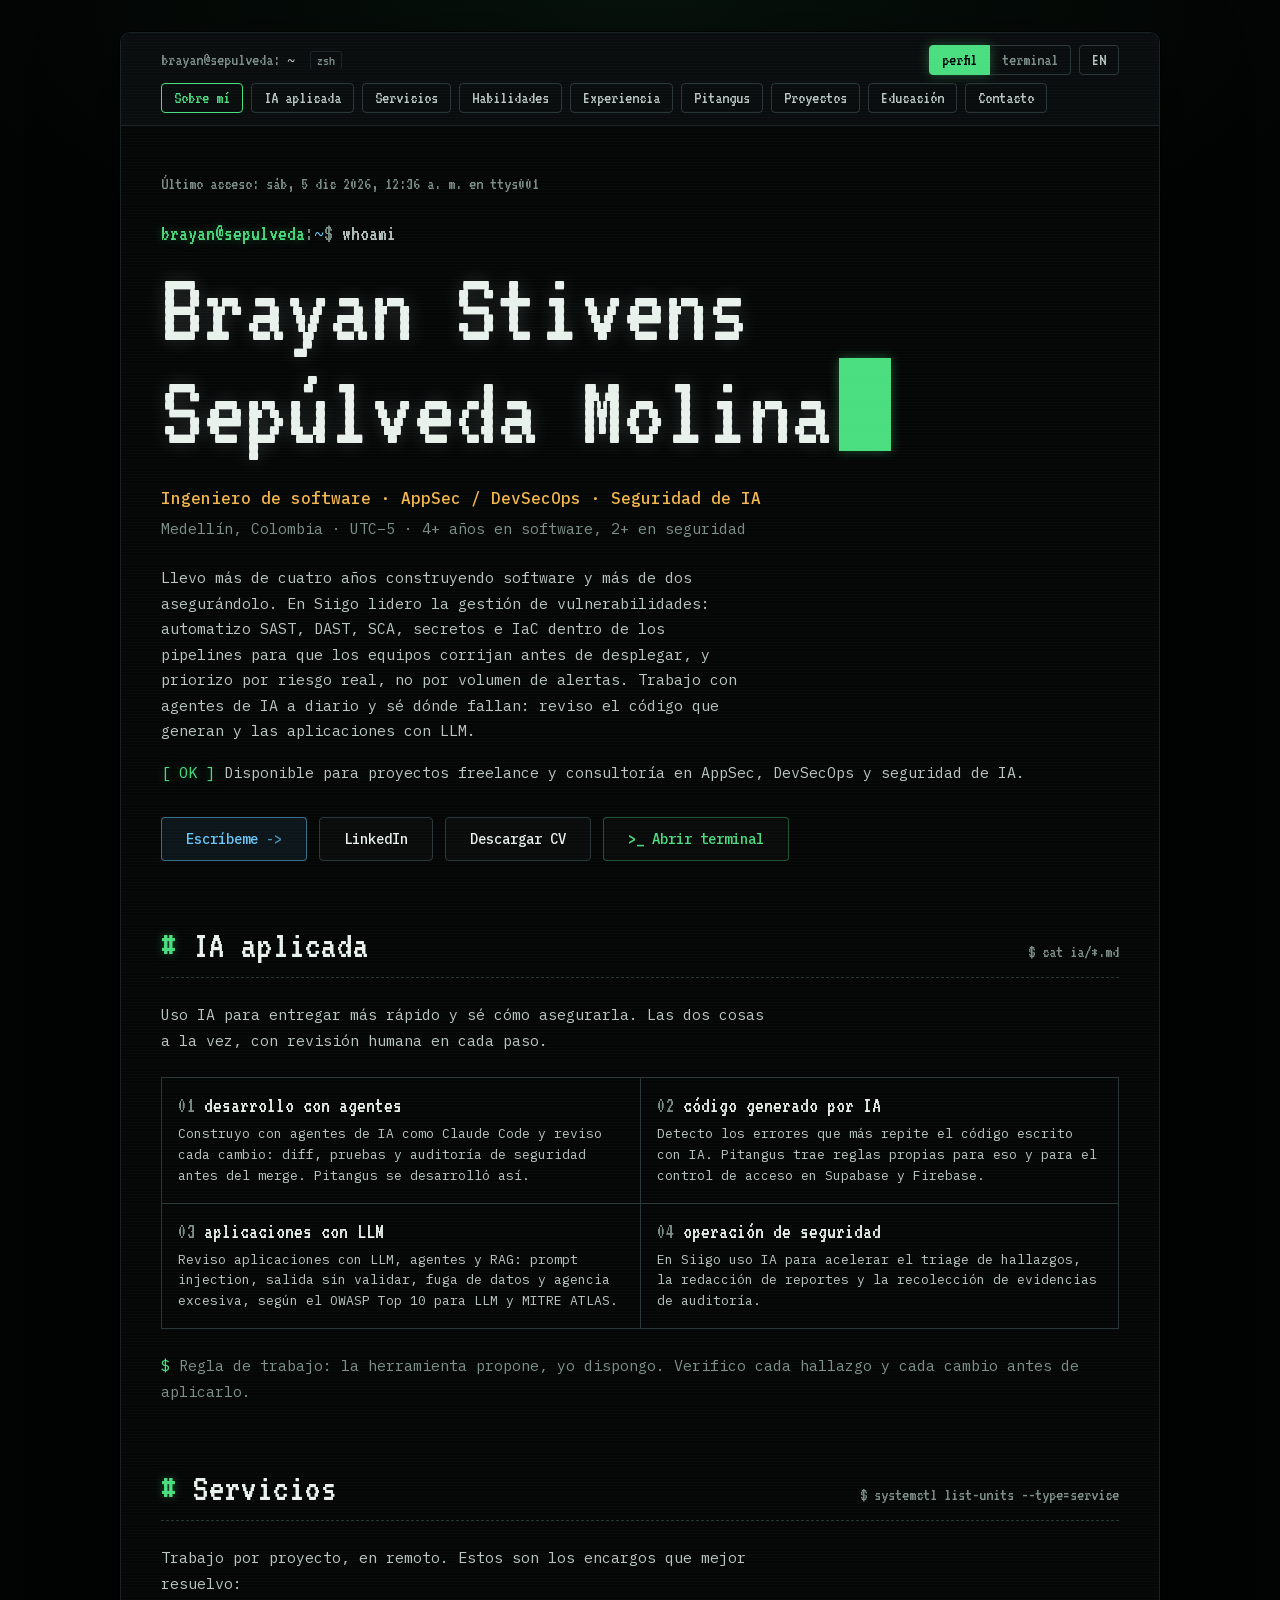
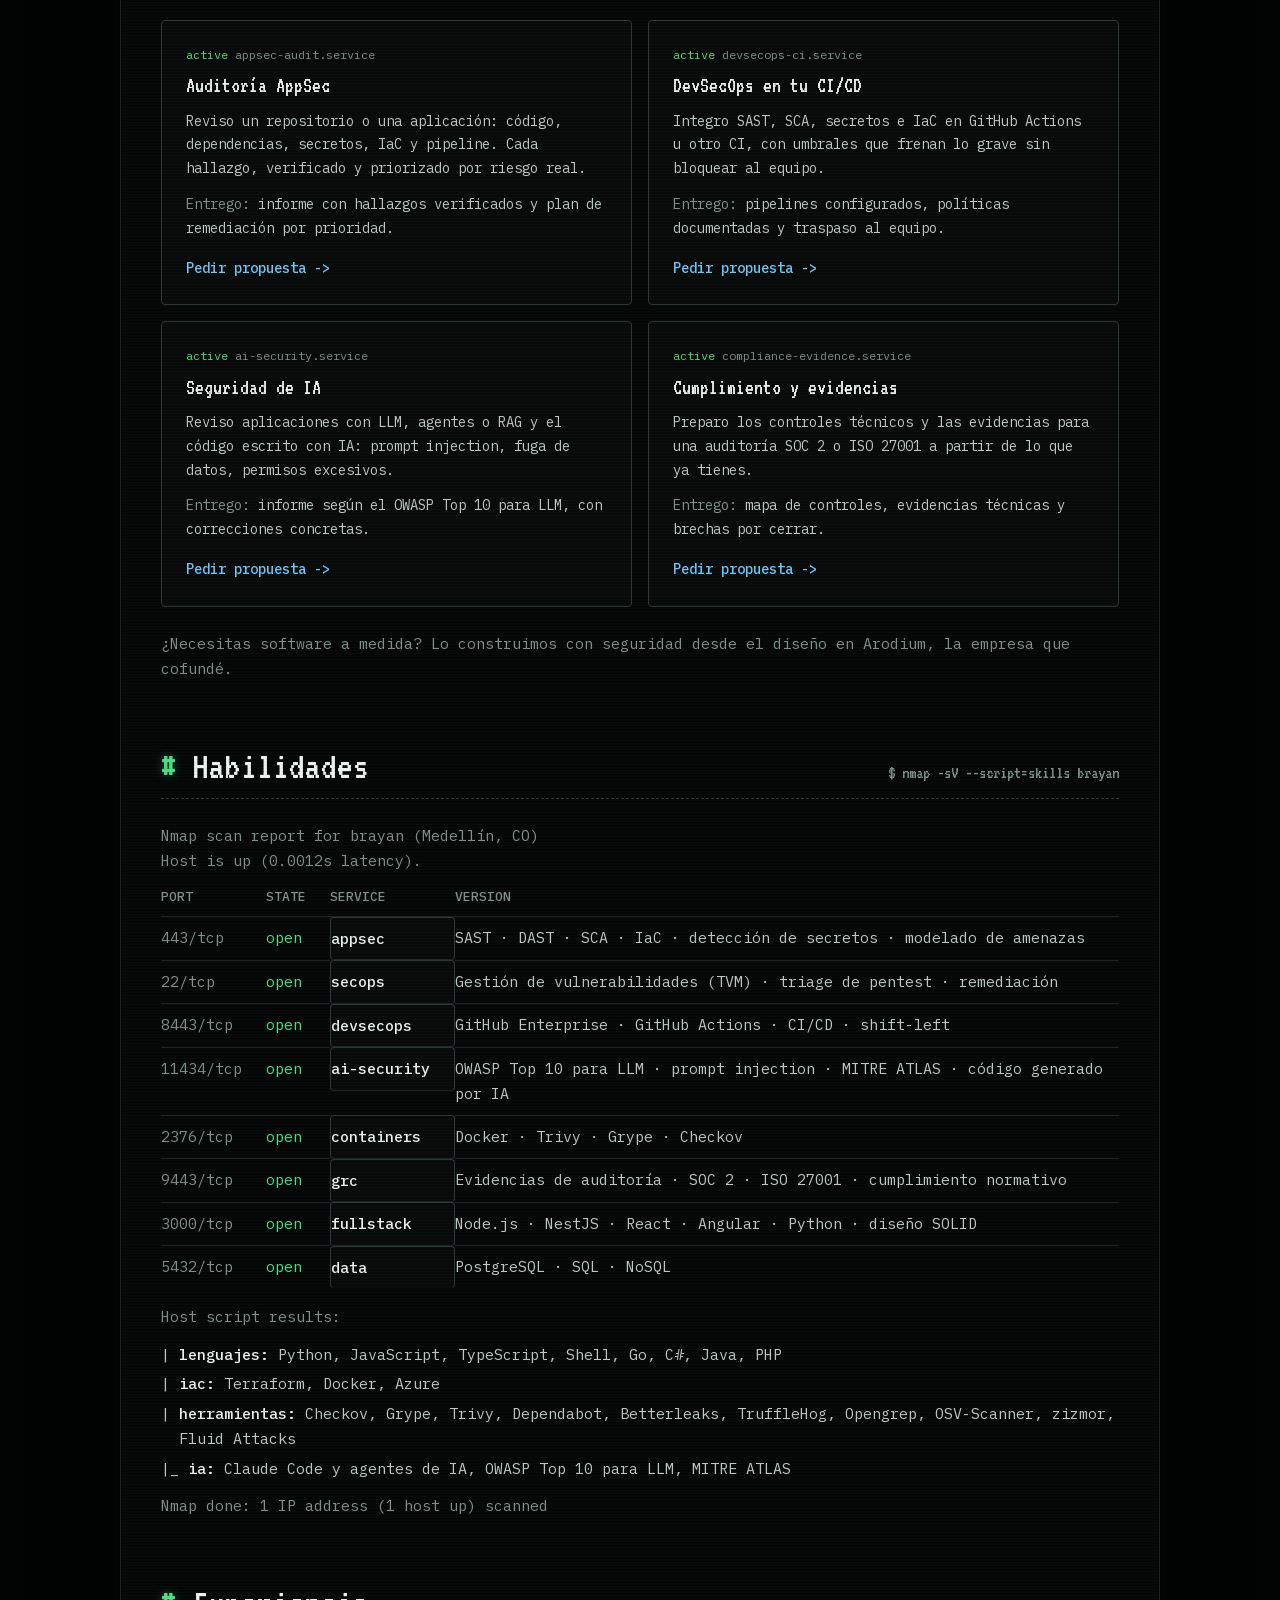
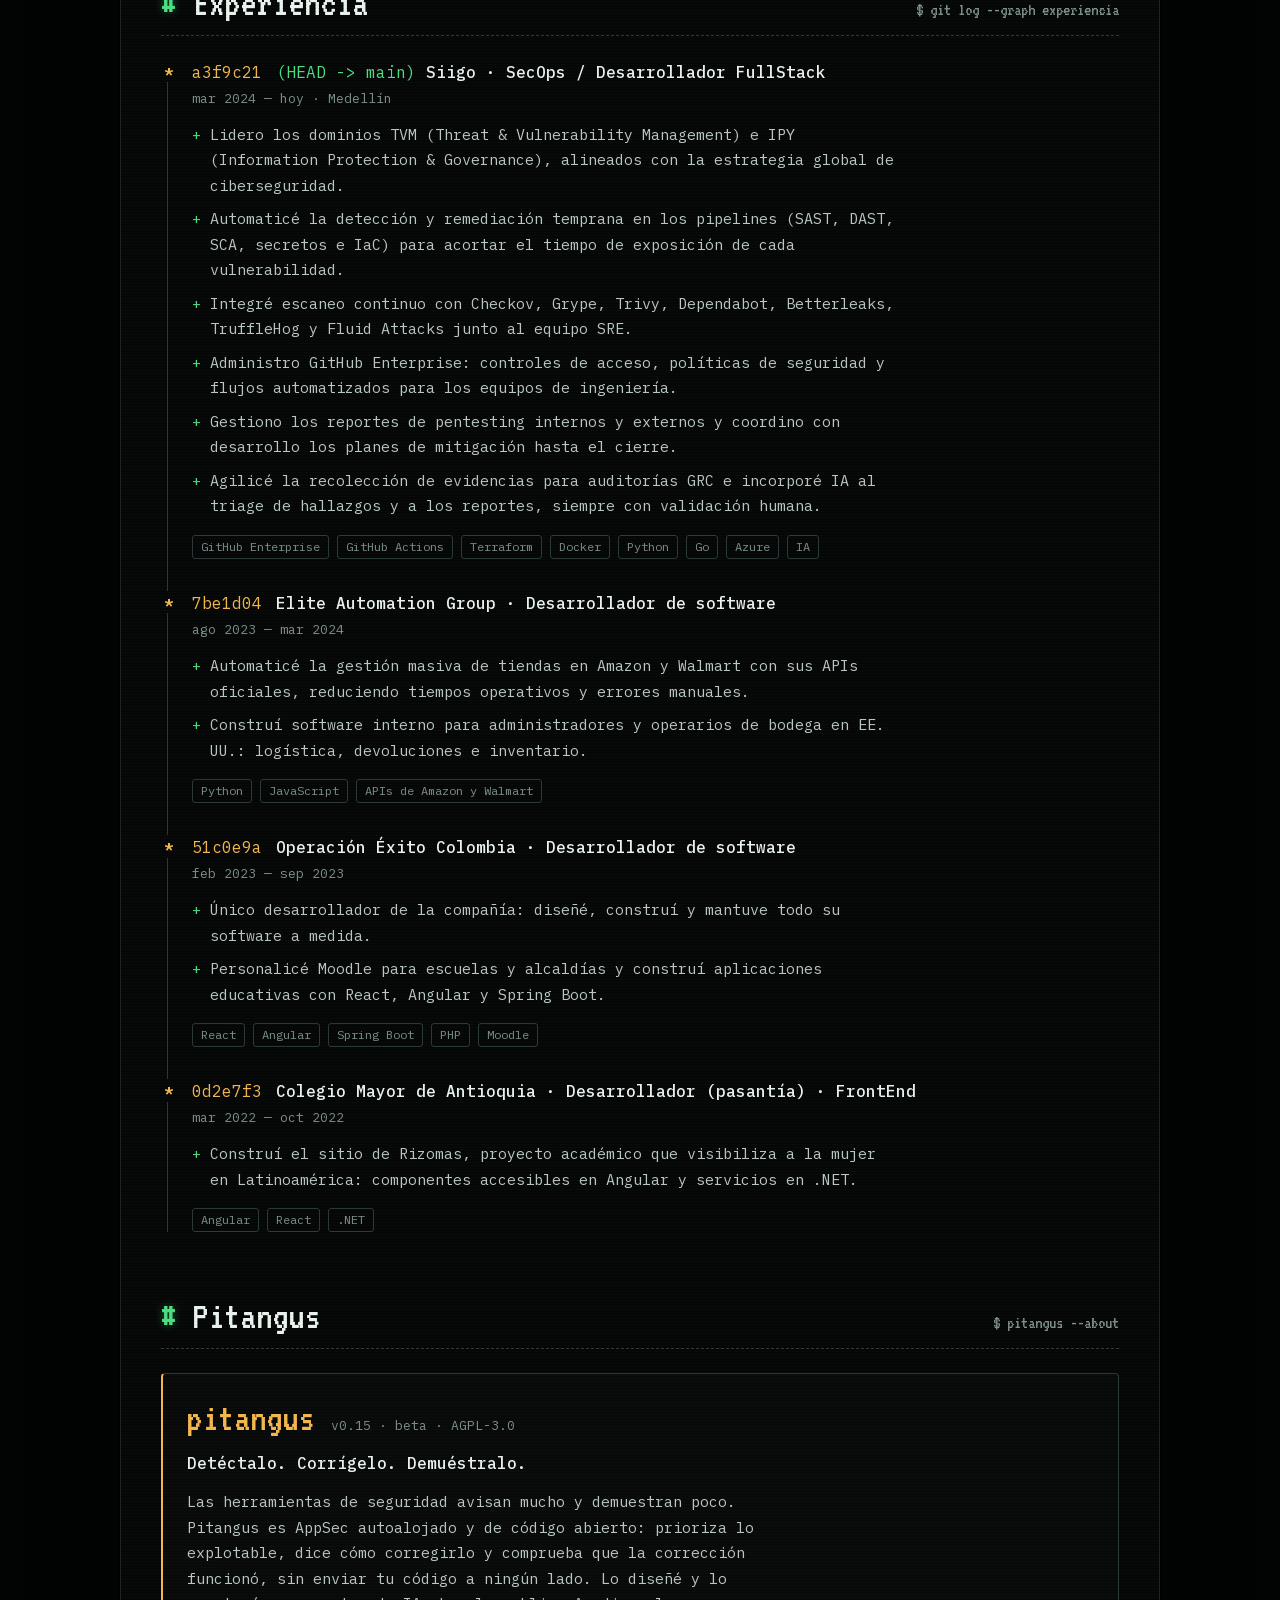
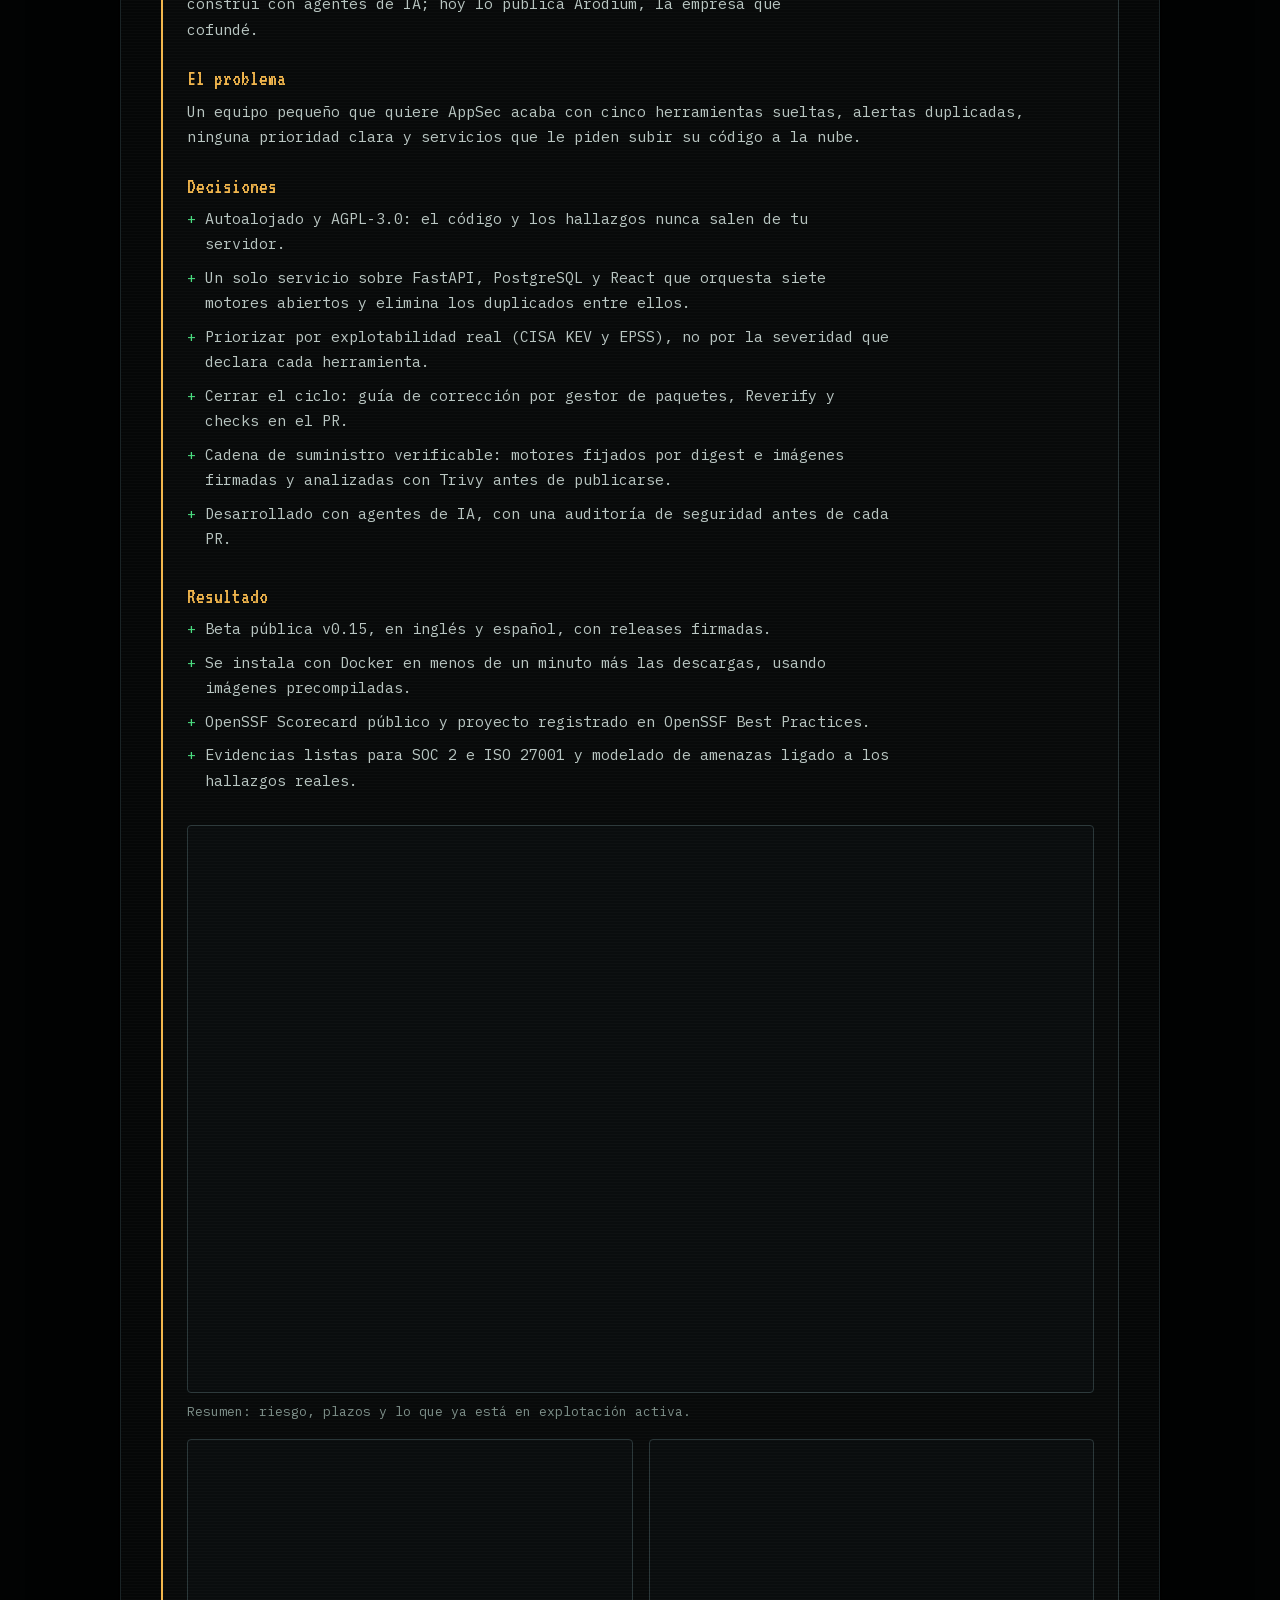
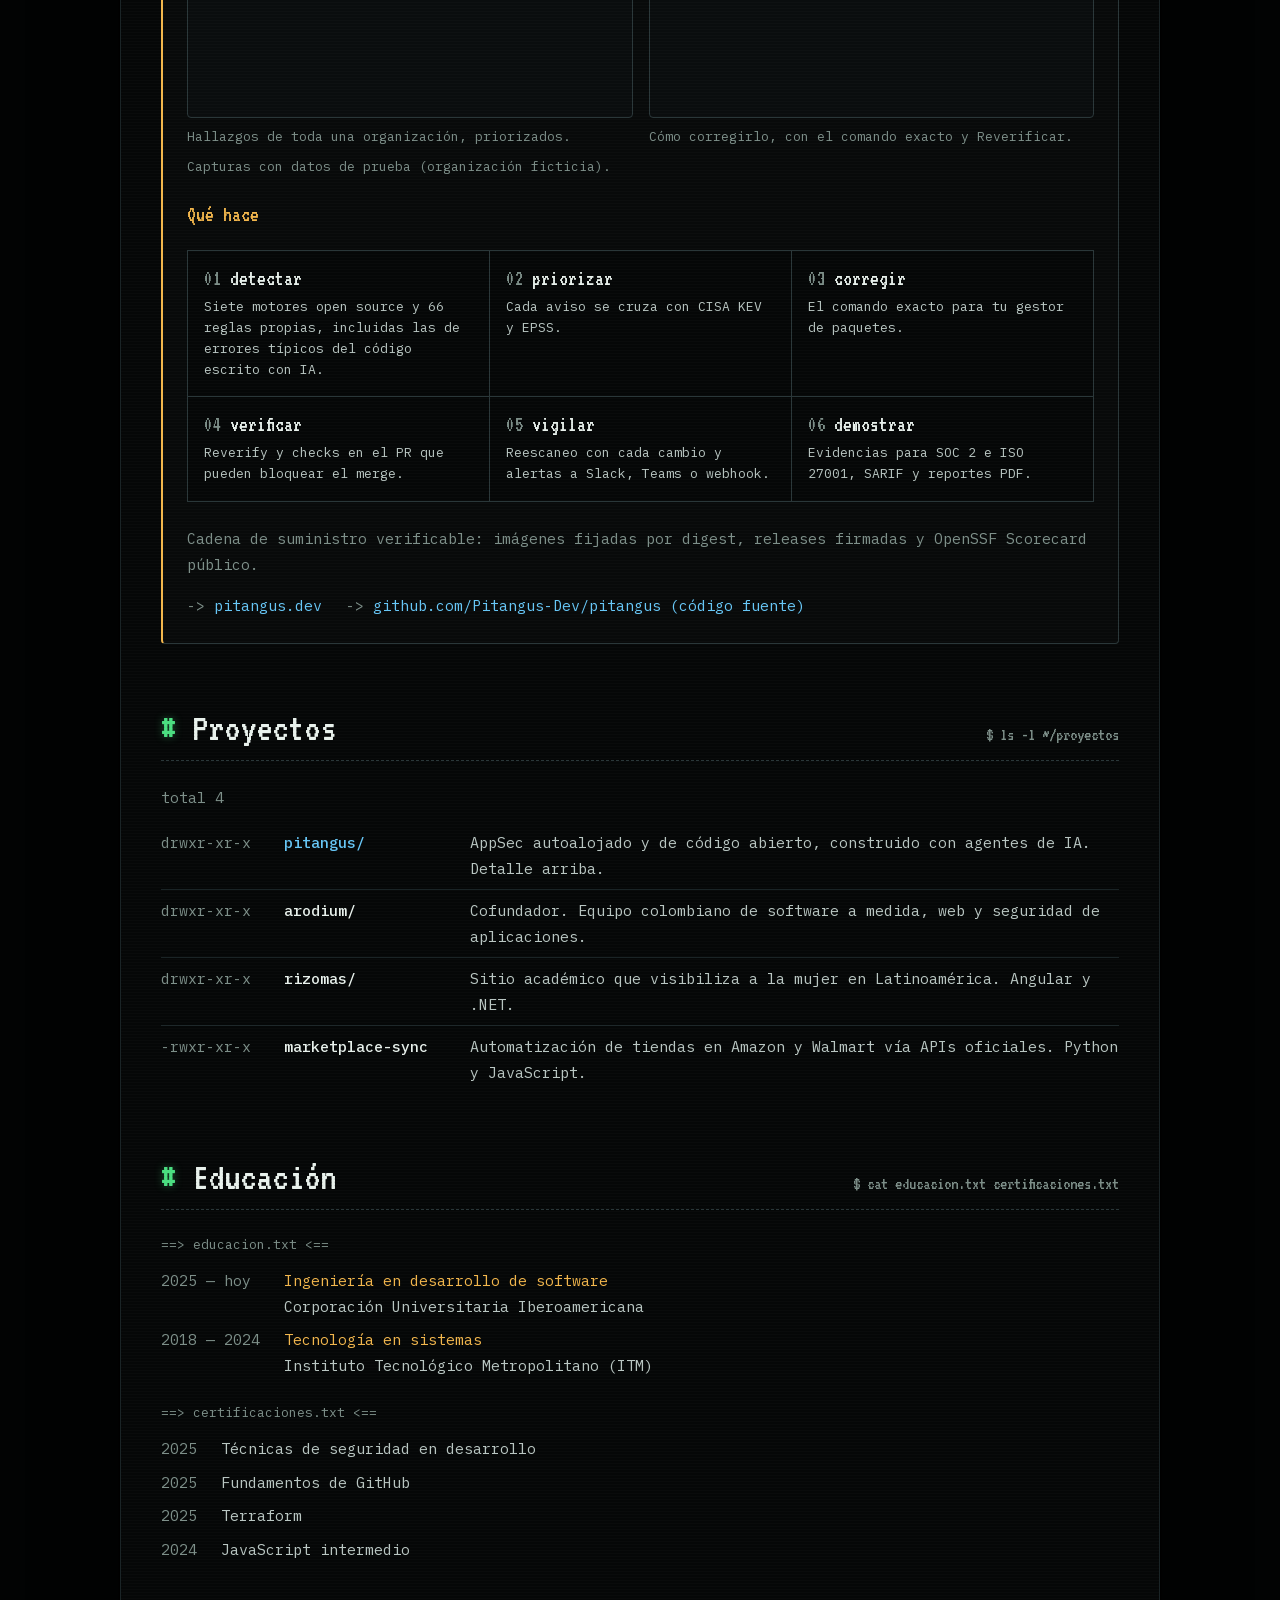
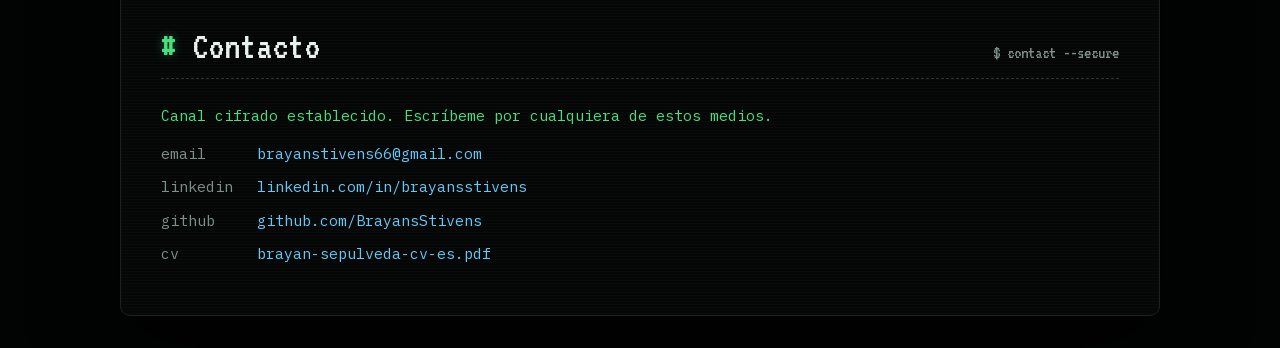
<file: index.html>
<!doctype html>
<html lang="es">
<head>
<meta charset="utf-8">
<meta name="viewport" content="width=device-width, initial-scale=1">
<meta http-equiv="Content-Security-Policy" content="default-src 'self'; script-src 'self'; style-src 'self'; font-src 'self'; img-src 'self' data:; connect-src 'self'; object-src 'none'; base-uri 'none'; form-action 'none'">
<meta name="referrer" content="strict-origin-when-cross-origin">
<title>Brayan Sepúlveda · AppSec, DevSecOps y seguridad de IA</title>
<meta name="description" content="Ingeniero de software y AppSec en Medellín. Automatizo SAST, DAST, SCA e IaC en CI/CD, aseguro código y apps con IA (OWASP LLM) y creé Pitangus.">
<meta name="author" content="Brayan Stivens Sepúlveda Molina">
<meta name="robots" content="index, follow, max-image-preview:large">
<meta name="theme-color" content="#020303">
<link rel="canonical" href="https://brayansstivens.github.io/">
<link rel="alternate" hreflang="es" href="https://brayansstivens.github.io/">
<link rel="alternate" hreflang="en" href="https://brayansstivens.github.io/en/">
<link rel="alternate" hreflang="x-default" href="https://brayansstivens.github.io/">
<meta property="og:type" content="profile">
<meta property="og:site_name" content="Brayan Sepúlveda">
<meta property="og:title" content="Brayan Sepúlveda · AppSec, DevSecOps y seguridad de IA">
<meta property="og:description" content="Ingeniero de software y AppSec en Medellín. Automatizo SAST, DAST, SCA e IaC en CI/CD, aseguro código y apps con IA (OWASP LLM) y creé Pitangus.">
<meta property="og:url" content="https://brayansstivens.github.io/">
<meta property="og:locale" content="es_CO">
<meta property="og:locale:alternate" content="en_US">
<meta property="og:image" content="https://brayansstivens.github.io/og-es.png">
<meta property="og:image:width" content="1200">
<meta property="og:image:height" content="630">
<meta property="og:image:alt" content="Brayan Sepúlveda, ingeniero de software especializado en AppSec, DevSecOps y seguridad de IA">
<meta property="profile:first_name" content="Brayan">
<meta property="profile:last_name" content="Sepúlveda">
<meta name="twitter:card" content="summary_large_image">
<meta name="twitter:title" content="Brayan Sepúlveda · AppSec, DevSecOps y seguridad de IA">
<meta name="twitter:description" content="Ingeniero de software y AppSec en Medellín. Automatizo SAST, DAST, SCA e IaC en CI/CD, aseguro código y apps con IA (OWASP LLM) y creé Pitangus.">
<meta name="twitter:image" content="https://brayansstivens.github.io/og-es.png">
<link rel="icon" href="/favicon.svg" type="image/svg+xml">
<link rel="apple-touch-icon" href="/apple-touch-icon.png">
<link rel="preload" href="/fonts/vt323-latin.woff2" as="font" type="font/woff2" crossorigin>
<link rel="preload" href="/fonts/plex-mono-400-latin.woff2" as="font" type="font/woff2" crossorigin>
<link rel="stylesheet" href="/styles.css">
<script type="module" src="/main.js"></script>
<script type="application/ld+json">{"@context":"https://schema.org","@graph":[{"@type":"ProfilePage","@id":"https://brayansstivens.github.io/#page","url":"https://brayansstivens.github.io/","name":"Brayan Sepúlveda · AppSec, DevSecOps y seguridad de IA","description":"Ingeniero de software y AppSec en Medellín. Automatizo SAST, DAST, SCA e IaC en CI/CD, aseguro código y apps con IA (OWASP LLM) y creé Pitangus.","inLanguage":"es","mainEntity":{"@id":"https://brayansstivens.github.io/#person"}},{"@type":"Person","@id":"https://brayansstivens.github.io/#person","name":"Brayan Stivens Sepúlveda Molina","alternateName":"Brayan Sepúlveda","jobTitle":"Ingeniero de software · AppSec / DevSecOps · Seguridad de IA","description":"Llevo más de cuatro años construyendo software y más de dos asegurándolo. En Siigo lidero la gestión de vulnerabilidades: automatizo SAST, DAST, SCA, secretos e IaC dentro de los pipelines para que los equipos corrijan antes de desplegar, y priorizo por riesgo real, no por volumen de alertas. Trabajo con agentes de IA a diario y sé dónde fallan: reviso el código que generan y las aplicaciones con LLM.","url":"https://brayansstivens.github.io/","image":"https://brayansstivens.github.io/og-es.png","email":"mailto:brayanstivens66@gmail.com","address":{"@type":"PostalAddress","addressLocality":"Medellín","addressCountry":"CO"},"worksFor":{"@type":"Organization","name":"Siigo"},"alumniOf":[{"@type":"CollegeOrUniversity","name":"Instituto Tecnológico Metropolitano"},{"@type":"CollegeOrUniversity","name":"Corporación Universitaria Iberoamericana"}],"knowsAbout":["Application Security","DevSecOps","SecOps","SAST","DAST","SCA","Infrastructure as Code","Vulnerability Management","GRC","GitHub Enterprise","GitHub Actions","Terraform","Docker","Node.js","NestJS","React","Angular","Python","AI Security","OWASP Top 10 for LLM Applications","MITRE ATLAS","Prompt Injection","AI-assisted development","Threat Modeling","SOC 2","ISO 27001"],"sameAs":["https://www.linkedin.com/in/brayansstivens","https://github.com/BrayansStivens"]},{"@type":"SoftwareSourceCode","name":"Pitangus","description":"Las herramientas de seguridad avisan mucho y demuestran poco.","url":"https://pitangus.dev","codeRepository":"https://github.com/Pitangus-Dev/pitangus","license":"https://www.gnu.org/licenses/agpl-3.0.html","creator":{"@id":"https://brayansstivens.github.io/#person"}}]}</script>
</head>
<body>
<!--
  recon: si estás leyendo esto, vas bien.
  Hay una flag escondida. Los buenos pentesters empiezan por lo obvio.
-->
<a class="skip" href="#profile" id="skip">Ir al contenido</a>

<div class="term" id="term">
  <header class="bar">
    <div class="bar-row">
      <span class="bar-title">brayan@sepulveda: <span id="barPath"><span class="tl">~</span></span> <span class="bar-shell">zsh</span></span>
      <div class="bar-actions">
        <div class="seg" role="group" id="viewGroup" aria-label="Vista">
          <button type="button" id="viewProfile" aria-pressed="true">perfil</button>
          <button type="button" id="viewTerm" aria-pressed="false">terminal</button>
        </div>
        <a id="langBtn" class="btn" href="/en/" hreflang="en" lang="en">EN <span class="sr-only">Switch to English</span></a>
      </div>
    </div>
    <nav id="chips" class="chips" aria-label="Secciones"><a class="chip" href="#s-whoami" data-k="whoami">Sobre mí</a><a class="chip" href="#s-ia" data-k="ia">IA aplicada</a><a class="chip" href="#s-servicios" data-k="servicios">Servicios</a><a class="chip" href="#s-skills" data-k="skills">Habilidades</a><a class="chip" href="#s-experiencia" data-k="experiencia">Experiencia</a><a class="chip" href="#s-pitangus" data-k="pitangus">Pitangus</a><a class="chip" href="#s-proyectos" data-k="proyectos">Proyectos</a><a class="chip" href="#s-educacion" data-k="educacion">Educación</a><a class="chip" href="#s-contacto" data-k="contacto">Contacto</a></nav>
  </header>

  <main class="screen" id="profile">
    <div id="sections">
<section class="block hero" id="s-whoami" aria-label="Sobre mí">
        <p class="login" id="login">Último acceso: dom, 18 oct 2026, 05:37 p. m. en ttys001</p>
        <div class="cmd"><span class="ps1"><span class="u">brayan@sepulveda</span><span class="p">:</span><span class="d"><span class="tl">~</span></span><span class="p">$</span></span> whoami</div>
        <h1 class="name">Brayan Stivens<br>Sepúlveda Molina<span class="cursor" aria-hidden="true"></span></h1>
      <p class="role">Ingeniero de software · AppSec / DevSecOps · Seguridad de IA</p>
      <p class="muted">Medellín, Colombia · UTC−5 · 4+ años en software, 2+ en seguridad</p>
      <p class="summary">Llevo más de cuatro años construyendo software y más de dos asegurándolo. En Siigo lidero la gestión de vulnerabilidades: automatizo SAST, DAST, SCA, secretos e IaC dentro de los pipelines para que los equipos corrijan antes de desplegar, y priorizo por riesgo real, no por volumen de alertas. Trabajo con agentes de IA a diario y sé dónde fallan: reviso el código que generan y las aplicaciones con LLM.</p>
      <p class="status"><span class="ok">[ OK ]</span> Disponible para proyectos freelance y consultoría en AppSec, DevSecOps y seguridad de IA.</p><div class="cta">
        <a class="btn-cta primary" href="mailto:brayanstivens66@gmail.com">Escríbeme</a>
        <a class="btn-cta" href="https://www.linkedin.com/in/brayansstivens" target="_blank" rel="noopener noreferrer">LinkedIn</a>
        <a class="btn-cta" href="/cv/brayan-sepulveda-cv-es.pdf" download>Descargar CV</a>
        <button type="button" class="btn-cta ghost" data-open-term>Abrir terminal</button>
      </div>
      </section>
<section class="block" id="s-ia" aria-labelledby="h-ia">
        <header class="sec-head">
          <h2 class="sec-title" id="h-ia">IA aplicada</h2>
          <span class="sec-cmd" aria-hidden="true">$ cat ia/*.md</span>
        </header>
        <div class="output"><p class="lead">Uso IA para entregar más rápido y sé cómo asegurarla. Las dos cosas a la vez, con revisión humana en cada paso.</p>
      <ol class="pipeline ai"><li><span class="step"><span class="n">01</span>desarrollo con agentes</span><p>Construyo con agentes de IA como Claude Code y reviso cada cambio: diff, pruebas y auditoría de seguridad antes del merge. Pitangus se desarrolló así.</p></li><li><span class="step"><span class="n">02</span>código generado por IA</span><p>Detecto los errores que más repite el código escrito con IA. Pitangus trae reglas propias para eso y para el control de acceso en Supabase y Firebase.</p></li><li><span class="step"><span class="n">03</span>aplicaciones con LLM</span><p>Reviso aplicaciones con LLM, agentes y RAG: prompt injection, salida sin validar, fuga de datos y agencia excesiva, según el OWASP Top 10 para LLM y MITRE ATLAS.</p></li><li><span class="step"><span class="n">04</span>operación de seguridad</span><p>En Siigo uso IA para acelerar el triage de hallazgos, la redacción de reportes y la recolección de evidencias de auditoría.</p></li></ol>
      <p class="rule"><span class="ok">$</span> Regla de trabajo: la herramienta propone, yo dispongo. Verifico cada hallazgo y cada cambio antes de aplicarlo.</p></div>
      </section>
<section class="block" id="s-servicios" aria-labelledby="h-servicios">
        <header class="sec-head">
          <h2 class="sec-title" id="h-servicios">Servicios</h2>
          <span class="sec-cmd" aria-hidden="true">$ systemctl list-units --type=service</span>
        </header>
        <div class="output"><p class="lead">Trabajo por proyecto, en remoto. Estos son los encargos que mejor resuelvo:</p>
      <ul class="services">
        <li class="svc">
          <div class="svc-unit"><span class="ok">active</span> appsec-audit.service</div>
          <h3 class="svc-name">Auditoría AppSec</h3>
          <p>Reviso un repositorio o una aplicación: código, dependencias, secretos, IaC y pipeline. Cada hallazgo, verificado y priorizado por riesgo real.</p>
          <p class="svc-deliv"><span class="muted">Entrego:</span> informe con hallazgos verificados y plan de remediación por prioridad.</p>
          <a class="svc-cta" href="mailto:brayanstivens66@gmail.com?subject=Auditor%C3%ADa%20AppSec">Pedir propuesta</a>
        </li>
        <li class="svc">
          <div class="svc-unit"><span class="ok">active</span> devsecops-ci.service</div>
          <h3 class="svc-name">DevSecOps en tu CI/CD</h3>
          <p>Integro SAST, SCA, secretos e IaC en GitHub Actions u otro CI, con umbrales que frenan lo grave sin bloquear al equipo.</p>
          <p class="svc-deliv"><span class="muted">Entrego:</span> pipelines configurados, políticas documentadas y traspaso al equipo.</p>
          <a class="svc-cta" href="mailto:brayanstivens66@gmail.com?subject=DevSecOps%20en%20CI%2FCD">Pedir propuesta</a>
        </li>
        <li class="svc">
          <div class="svc-unit"><span class="ok">active</span> ai-security.service</div>
          <h3 class="svc-name">Seguridad de IA</h3>
          <p>Reviso aplicaciones con LLM, agentes o RAG y el código escrito con IA: prompt injection, fuga de datos, permisos excesivos.</p>
          <p class="svc-deliv"><span class="muted">Entrego:</span> informe según el OWASP Top 10 para LLM, con correcciones concretas.</p>
          <a class="svc-cta" href="mailto:brayanstivens66@gmail.com?subject=Seguridad%20de%20IA">Pedir propuesta</a>
        </li>
        <li class="svc">
          <div class="svc-unit"><span class="ok">active</span> compliance-evidence.service</div>
          <h3 class="svc-name">Cumplimiento y evidencias</h3>
          <p>Preparo los controles técnicos y las evidencias para una auditoría SOC 2 o ISO 27001 a partir de lo que ya tienes.</p>
          <p class="svc-deliv"><span class="muted">Entrego:</span> mapa de controles, evidencias técnicas y brechas por cerrar.</p>
          <a class="svc-cta" href="mailto:brayanstivens66@gmail.com?subject=Cumplimiento%20SOC%202%20%2F%20ISO%2027001">Pedir propuesta</a>
        </li></ul>
      <p class="muted">¿Necesitas software a medida? Lo construimos con seguridad desde el diseño en Arodium, la empresa que cofundé.</p></div>
      </section>
<section class="block" id="s-skills" aria-labelledby="h-skills">
        <header class="sec-head">
          <h2 class="sec-title" id="h-skills">Habilidades</h2>
          <span class="sec-cmd" aria-hidden="true">$ nmap -sV --script=skills brayan</span>
        </header>
        <div class="output"><p class="muted">Nmap scan report for brayan (Medellín, CO)<br>Host is up (0.0012s latency).</p>
      <table class="nmap"><thead><tr><th scope="col">PORT</th><th scope="col">STATE</th><th scope="col">SERVICE</th><th scope="col">VERSION</th></tr></thead><tbody><tr><td class="port">443/tcp</td><td class="ok">open</td><td class="svc">appsec</td><td class="ver">SAST · DAST · SCA · IaC · detección de secretos · modelado de amenazas</td></tr><tr><td class="port">22/tcp</td><td class="ok">open</td><td class="svc">secops</td><td class="ver">Gestión de vulnerabilidades (TVM) · triage de pentest · remediación</td></tr><tr><td class="port">8443/tcp</td><td class="ok">open</td><td class="svc">devsecops</td><td class="ver">GitHub Enterprise · GitHub Actions · CI/CD · shift-left</td></tr><tr><td class="port">11434/tcp</td><td class="ok">open</td><td class="svc">ai-security</td><td class="ver">OWASP Top 10 para LLM · prompt injection · MITRE ATLAS · código generado por IA</td></tr><tr><td class="port">2376/tcp</td><td class="ok">open</td><td class="svc">containers</td><td class="ver">Docker · Trivy · Grype · Checkov</td></tr><tr><td class="port">9443/tcp</td><td class="ok">open</td><td class="svc">grc</td><td class="ver">Evidencias de auditoría · SOC 2 · ISO 27001 · cumplimiento normativo</td></tr><tr><td class="port">3000/tcp</td><td class="ok">open</td><td class="svc">fullstack</td><td class="ver">Node.js · NestJS · React · Angular · Python · diseño SOLID</td></tr><tr><td class="port">5432/tcp</td><td class="ok">open</td><td class="svc">data</td><td class="ver">PostgreSQL · SQL · NoSQL</td></tr></tbody></table>
      <p class="muted">Host script results:</p>
      <ul class="script"><li>|  <b>lenguajes:</b> Python, JavaScript, TypeScript, Shell, Go, C#, Java, PHP</li><li>|  <b>iac:</b> Terraform, Docker, Azure</li><li>|  <b>herramientas:</b> Checkov, Grype, Trivy, Dependabot, Betterleaks, TruffleHog, Opengrep, OSV-Scanner, zizmor, Fluid Attacks</li><li>|_ <b>ia:</b> Claude Code y agentes de IA, OWASP Top 10 para LLM, MITRE ATLAS</li></ul>
      <p class="muted">Nmap done: 1 IP address (1 host up) scanned</p></div>
      </section>
<section class="block" id="s-experiencia" aria-labelledby="h-experiencia">
        <header class="sec-head">
          <h2 class="sec-title" id="h-experiencia">Experiencia</h2>
          <span class="sec-cmd" aria-hidden="true">$ git log --graph experiencia</span>
        </header>
        <div class="output"><ol class="gitlog"><li>
  <div class="commit"><span class="hash">a3f9c21</span> <span class="ref">(HEAD -&gt; main)</span> Siigo · SecOps / Desarrollador FullStack</div>
  <div class="meta">mar 2024 — hoy · Medellín</div>
  <ul class="bullets"><li>Lidero los dominios TVM (Threat &amp; Vulnerability Management) e IPY (Information Protection &amp; Governance), alineados con la estrategia global de ciberseguridad.</li><li>Automaticé la detección y remediación temprana en los pipelines (SAST, DAST, SCA, secretos e IaC) para acortar el tiempo de exposición de cada vulnerabilidad.</li><li>Integré escaneo continuo con Checkov, Grype, Trivy, Dependabot, Betterleaks, TruffleHog y Fluid Attacks junto al equipo SRE.</li><li>Administro GitHub Enterprise: controles de acceso, políticas de seguridad y flujos automatizados para los equipos de ingeniería.</li><li>Gestiono los reportes de pentesting internos y externos y coordino con desarrollo los planes de mitigación hasta el cierre.</li><li>Agilicé la recolección de evidencias para auditorías GRC e incorporé IA al triage de hallazgos y a los reportes, siempre con validación humana.</li></ul>
  <ul class="tags"><li>GitHub Enterprise</li><li>GitHub Actions</li><li>Terraform</li><li>Docker</li><li>Python</li><li>Go</li><li>Azure</li><li>IA</li></ul></li><li>
  <div class="commit"><span class="hash">7be1d04</span> Elite Automation Group · Desarrollador de software</div>
  <div class="meta">ago 2023 — mar 2024</div>
  <ul class="bullets"><li>Automaticé la gestión masiva de tiendas en Amazon y Walmart con sus APIs oficiales, reduciendo tiempos operativos y errores manuales.</li><li>Construí software interno para administradores y operarios de bodega en EE. UU.: logística, devoluciones e inventario.</li></ul>
  <ul class="tags"><li>Python</li><li>JavaScript</li><li>APIs de Amazon y Walmart</li></ul></li><li>
  <div class="commit"><span class="hash">51c0e9a</span> Operación Éxito Colombia · Desarrollador de software</div>
  <div class="meta">feb 2023 — sep 2023</div>
  <ul class="bullets"><li>Único desarrollador de la compañía: diseñé, construí y mantuve todo su software a medida.</li><li>Personalicé Moodle para escuelas y alcaldías y construí aplicaciones educativas con React, Angular y Spring Boot.</li></ul>
  <ul class="tags"><li>React</li><li>Angular</li><li>Spring Boot</li><li>PHP</li><li>Moodle</li></ul></li><li>
  <div class="commit"><span class="hash">0d2e7f3</span> Colegio Mayor de Antioquia · Desarrollador (pasantía) · FrontEnd</div>
  <div class="meta">mar 2022 — oct 2022</div>
  <ul class="bullets"><li>Construí el sitio de Rizomas, proyecto académico que visibiliza a la mujer en Latinoamérica: componentes accesibles en Angular y servicios en .NET.</li></ul>
  <ul class="tags"><li>Angular</li><li>React</li><li>.NET</li></ul></li></ol></div>
      </section>
<section class="block" id="s-pitangus" aria-labelledby="h-pitangus">
        <header class="sec-head">
          <h2 class="sec-title" id="h-pitangus">Pitangus</h2>
          <span class="sec-cmd" aria-hidden="true">$ pitangus --about</span>
        </header>
        <div class="output"><article class="card">
        <div class="card-head"><span class="pname">pitangus</span><span class="muted">v0.15 · beta · AGPL-3.0</span></div>
        <p class="tagline">Detéctalo. Corrígelo. Demuéstralo.</p>
        <p class="lead">Las herramientas de seguridad avisan mucho y demuestran poco. Pitangus es AppSec autoalojado y de código abierto: prioriza lo explotable, dice cómo corregirlo y comprueba que la corrección funcionó, sin enviar tu código a ningún lado. Lo diseñé y lo construí con agentes de IA; hoy lo publica Arodium, la empresa que cofundé.</p>
        <div class="case">
          <div><h3 class="case-h">El problema</h3><p>Un equipo pequeño que quiere AppSec acaba con cinco herramientas sueltas, alertas duplicadas, ninguna prioridad clara y servicios que le piden subir su código a la nube.</p></div>
          <div><h3 class="case-h">Decisiones</h3><ul class="bullets"><li>Autoalojado y AGPL-3.0: el código y los hallazgos nunca salen de tu servidor.</li><li>Un solo servicio sobre FastAPI, PostgreSQL y React que orquesta siete motores abiertos y elimina los duplicados entre ellos.</li><li>Priorizar por explotabilidad real (CISA KEV y EPSS), no por la severidad que declara cada herramienta.</li><li>Cerrar el ciclo: guía de corrección por gestor de paquetes, Reverify y checks en el PR.</li><li>Cadena de suministro verificable: motores fijados por digest e imágenes firmadas y analizadas con Trivy antes de publicarse.</li><li>Desarrollado con agentes de IA, con una auditoría de seguridad antes de cada PR.</li></ul></div>
          <div><h3 class="case-h">Resultado</h3><ul class="bullets"><li>Beta pública v0.15, en inglés y español, con releases firmadas.</li><li>Se instala con Docker en menos de un minuto más las descargas, usando imágenes precompiladas.</li><li>OpenSSF Scorecard público y proyecto registrado en OpenSSF Best Practices.</li><li>Evidencias listas para SOC 2 e ISO 27001 y modelado de amenazas ligado a los hallazgos reales.</li></ul></div>
        </div>
        <div class="shots"><figure class="shot"><a href="/img/pitangus/pitangus-overview-es.webp"><img src="/img/pitangus/pitangus-overview-es.webp" width="1800" height="1125" alt="Resumen del panel de Pitangus: puntuación de riesgo, hallazgos abiertos, plazos, tasa de corrección y vulnerabilidades en CISA KEV" loading="lazy" decoding="async"></a><figcaption>Resumen: riesgo, plazos y lo que ya está en explotación activa.</figcaption></figure><figure class="shot"><a href="/img/pitangus/pitangus-findings-es.webp"><img src="/img/pitangus/pitangus-findings-es.webp" width="1800" height="1125" alt="Hallazgos de una organización en Pitangus priorizados en actuar ya, atender, críticos y en CISA KEV" loading="lazy" decoding="async"></a><figcaption>Hallazgos de toda una organización, priorizados.</figcaption></figure><figure class="shot"><a href="/img/pitangus/pitangus-fix-es.webp"><img src="/img/pitangus/pitangus-fix-es.webp" width="1800" height="1125" alt="Detalle de un hallazgo en Pitangus con CISA KEV, EPSS, la guía para corregirlo, el comando exacto y el botón Reverificar" loading="lazy" decoding="async"></a><figcaption>Cómo corregirlo, con el comando exacto y Reverificar.</figcaption></figure></div><p class="muted shots-note">Capturas con datos de prueba (organización ficticia).</p>
        <h3 class="case-h">Qué hace</h3>
        <ol class="pipeline"><li><span class="step"><span class="n">01</span>detectar</span><p>Siete motores open source y 66 reglas propias, incluidas las de errores típicos del código escrito con IA.</p></li><li><span class="step"><span class="n">02</span>priorizar</span><p>Cada aviso se cruza con CISA KEV y EPSS.</p></li><li><span class="step"><span class="n">03</span>corregir</span><p>El comando exacto para tu gestor de paquetes.</p></li><li><span class="step"><span class="n">04</span>verificar</span><p>Reverify y checks en el PR que pueden bloquear el merge.</p></li><li><span class="step"><span class="n">05</span>vigilar</span><p>Reescaneo con cada cambio y alertas a Slack, Teams o webhook.</p></li><li><span class="step"><span class="n">06</span>demostrar</span><p>Evidencias para SOC 2 e ISO 27001, SARIF y reportes PDF.</p></li></ol>
        <p class="muted">Cadena de suministro verificable: imágenes fijadas por digest, releases firmadas y OpenSSF Scorecard público.</p>
        <p class="links"><a href="https://pitangus.dev" target="_blank" rel="noopener noreferrer">pitangus.dev</a><a href="https://github.com/Pitangus-Dev/pitangus" target="_blank" rel="noopener noreferrer">github.com/Pitangus-Dev/pitangus (código fuente)</a></p>
      </article></div>
      </section>
<section class="block" id="s-proyectos" aria-labelledby="h-proyectos">
        <header class="sec-head">
          <h2 class="sec-title" id="h-proyectos">Proyectos</h2>
          <span class="sec-cmd" aria-hidden="true">$ ls -l ~/proyectos</span>
        </header>
        <div class="output"><p class="muted">total 4</p><ul class="ls">
      <li><span class="perm">drwxr-xr-x</span><span class="fname"><a href="#s-pitangus">pitangus/</a></span><span class="desc">AppSec autoalojado y de código abierto, construido con agentes de IA. Detalle arriba.</span></li>
      <li><span class="perm">drwxr-xr-x</span><span class="fname">arodium/</span><span class="desc">Cofundador. Equipo colombiano de software a medida, web y seguridad de aplicaciones.</span></li>
      <li><span class="perm">drwxr-xr-x</span><span class="fname">rizomas/</span><span class="desc">Sitio académico que visibiliza a la mujer en Latinoamérica. Angular y .NET.</span></li>
      <li><span class="perm">-rwxr-xr-x</span><span class="fname">marketplace-sync</span><span class="desc">Automatización de tiendas en Amazon y Walmart vía APIs oficiales. Python y JavaScript.</span></li></ul></div>
      </section>
<section class="block" id="s-educacion" aria-labelledby="h-educacion">
        <header class="sec-head">
          <h2 class="sec-title" id="h-educacion">Educación</h2>
          <span class="sec-cmd" aria-hidden="true">$ cat educacion.txt certificaciones.txt</span>
        </header>
        <div class="output"><p class="file">==&gt; educacion.txt &lt;==</p><dl class="kv"><dt>2025 — hoy</dt><dd><span class="hl">Ingeniería en desarrollo de software</span><br>Corporación Universitaria Iberoamericana</dd><dt>2018 — 2024</dt><dd><span class="hl">Tecnología en sistemas</span><br>Instituto Tecnológico Metropolitano (ITM)</dd></dl><p class="file">==&gt; certificaciones.txt &lt;==</p><dl class="kv"><dt>2025</dt><dd>Técnicas de seguridad en desarrollo</dd><dt>2025</dt><dd>Fundamentos de GitHub</dd><dt>2025</dt><dd>Terraform</dd><dt>2024</dt><dd>JavaScript intermedio</dd></dl></div>
      </section>
<section class="block" id="s-contacto" aria-labelledby="h-contacto">
        <header class="sec-head">
          <h2 class="sec-title" id="h-contacto">Contacto</h2>
          <span class="sec-cmd" aria-hidden="true">$ contact --secure</span>
        </header>
        <div class="output"><p class="ok">Canal cifrado establecido. Escríbeme por cualquiera de estos medios.</p>
      <dl class="kv">
        <dt>email</dt><dd><a href="mailto:brayanstivens66@gmail.com">brayanstivens66@gmail.com</a></dd>
        <dt>linkedin</dt><dd><a href="https://www.linkedin.com/in/brayansstivens" target="_blank" rel="noopener noreferrer">linkedin.com/in/brayansstivens</a></dd>
        <dt>github</dt><dd><a href="https://github.com/BrayansStivens" target="_blank" rel="noopener noreferrer">github.com/BrayansStivens</a></dd>
        <dt>cv</dt><dd><a href="/cv/brayan-sepulveda-cv-es.pdf" download>brayan-sepulveda-cv-es.pdf</a></dd>
      </dl></div>
      </section>
    </div>
  </main>

  <section class="console" id="console" aria-label="Terminal" hidden>
    <div class="console-scroll" id="consoleScroll">
      <div class="out" id="out" aria-live="polite"></div>
      <form id="promptForm" class="prompt-line" autocomplete="off">
        <label for="prompt" class="ps1" id="ps1"></label>
        <input id="prompt" name="prompt" type="text" autocapitalize="off" autocorrect="off" spellcheck="false" enterkeyhint="go" placeholder="escribe help">
      </form>
    </div>
    <div class="suggest" id="suggest"></div>
  </section>
</div>
</body>
</html>
</file>
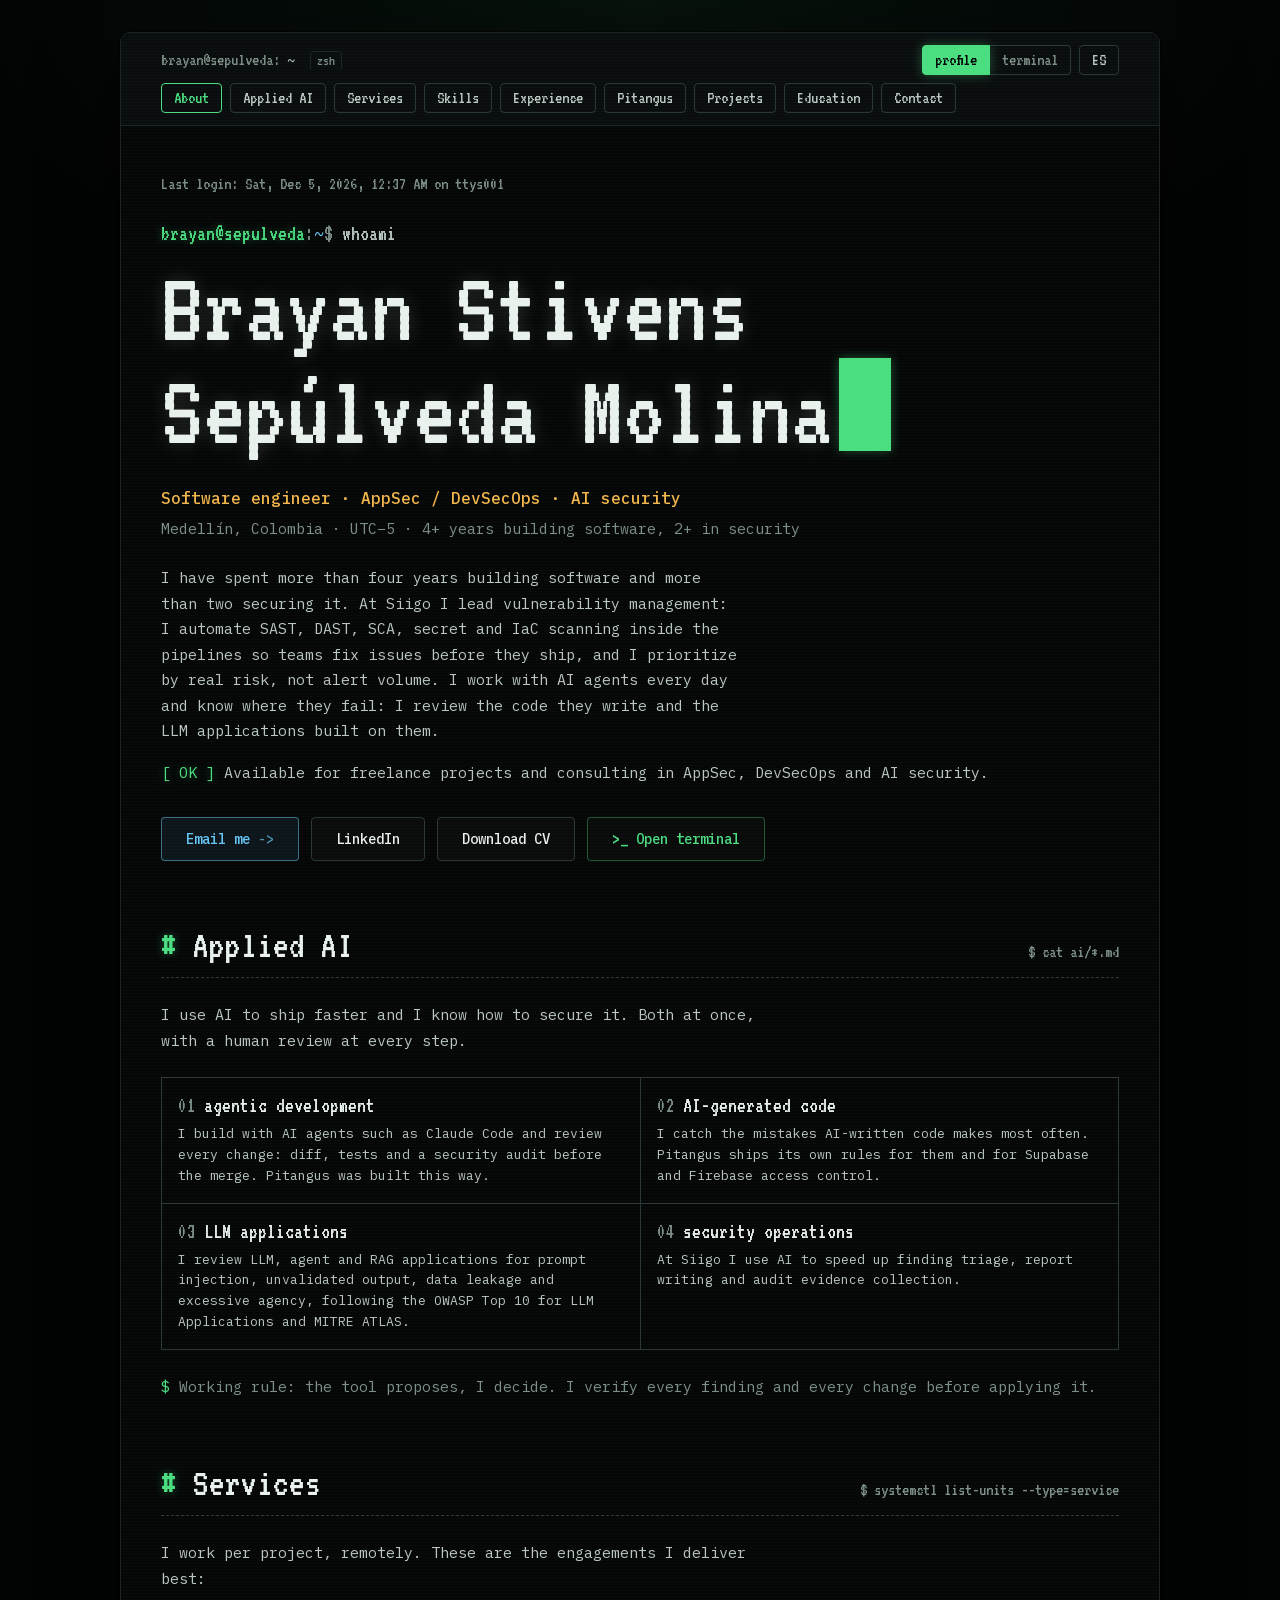
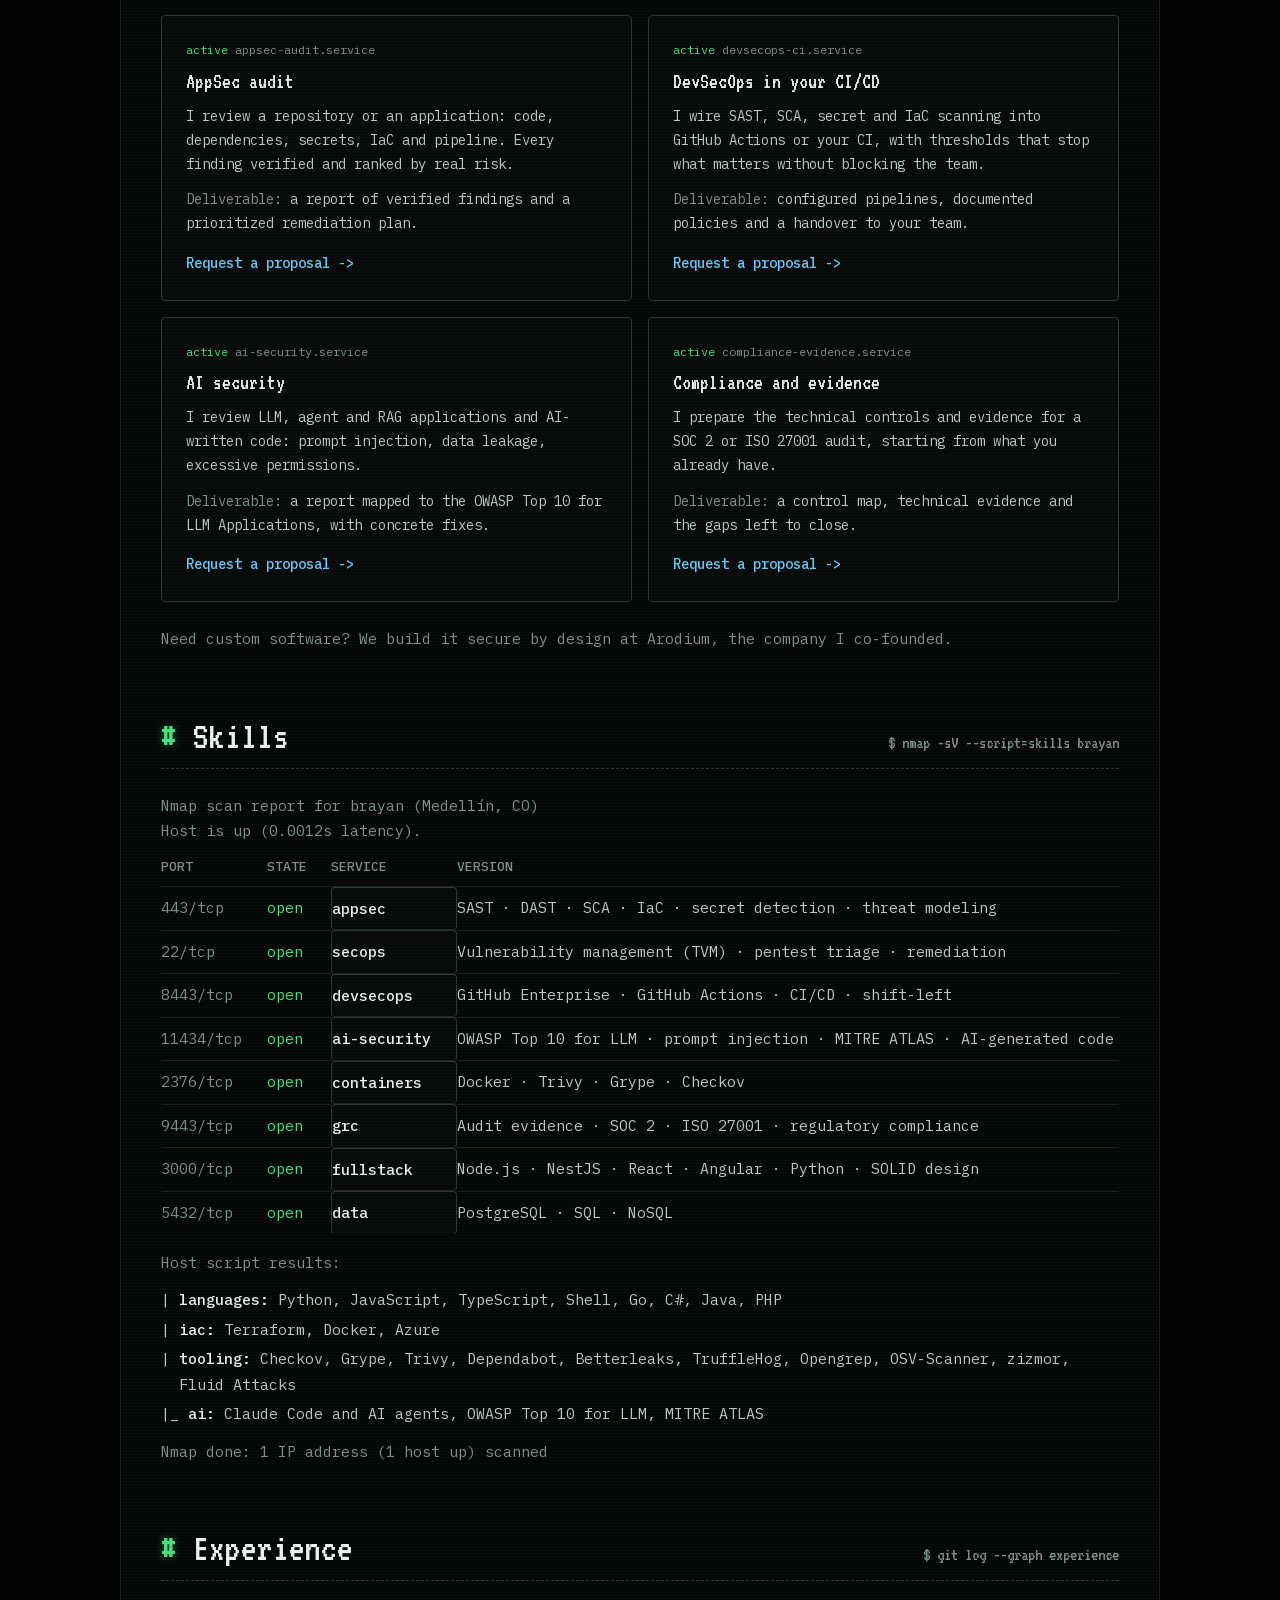
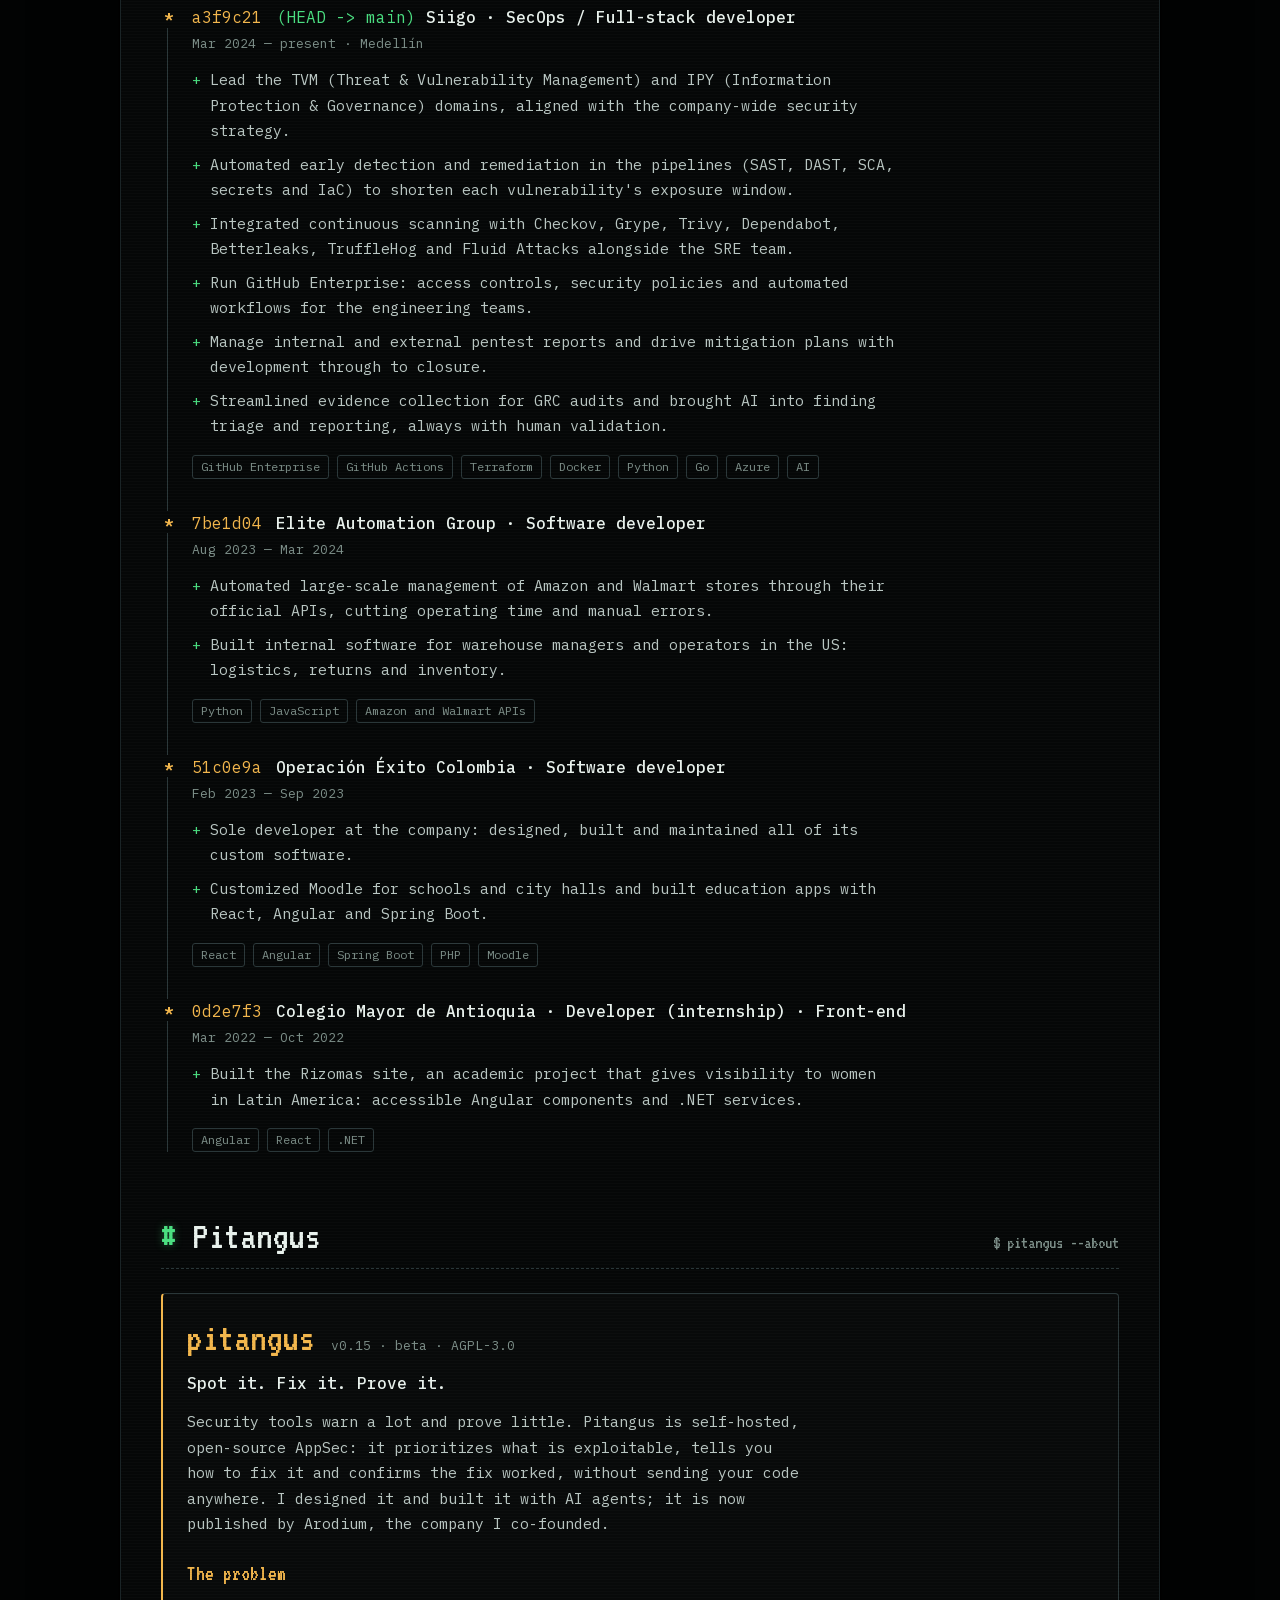
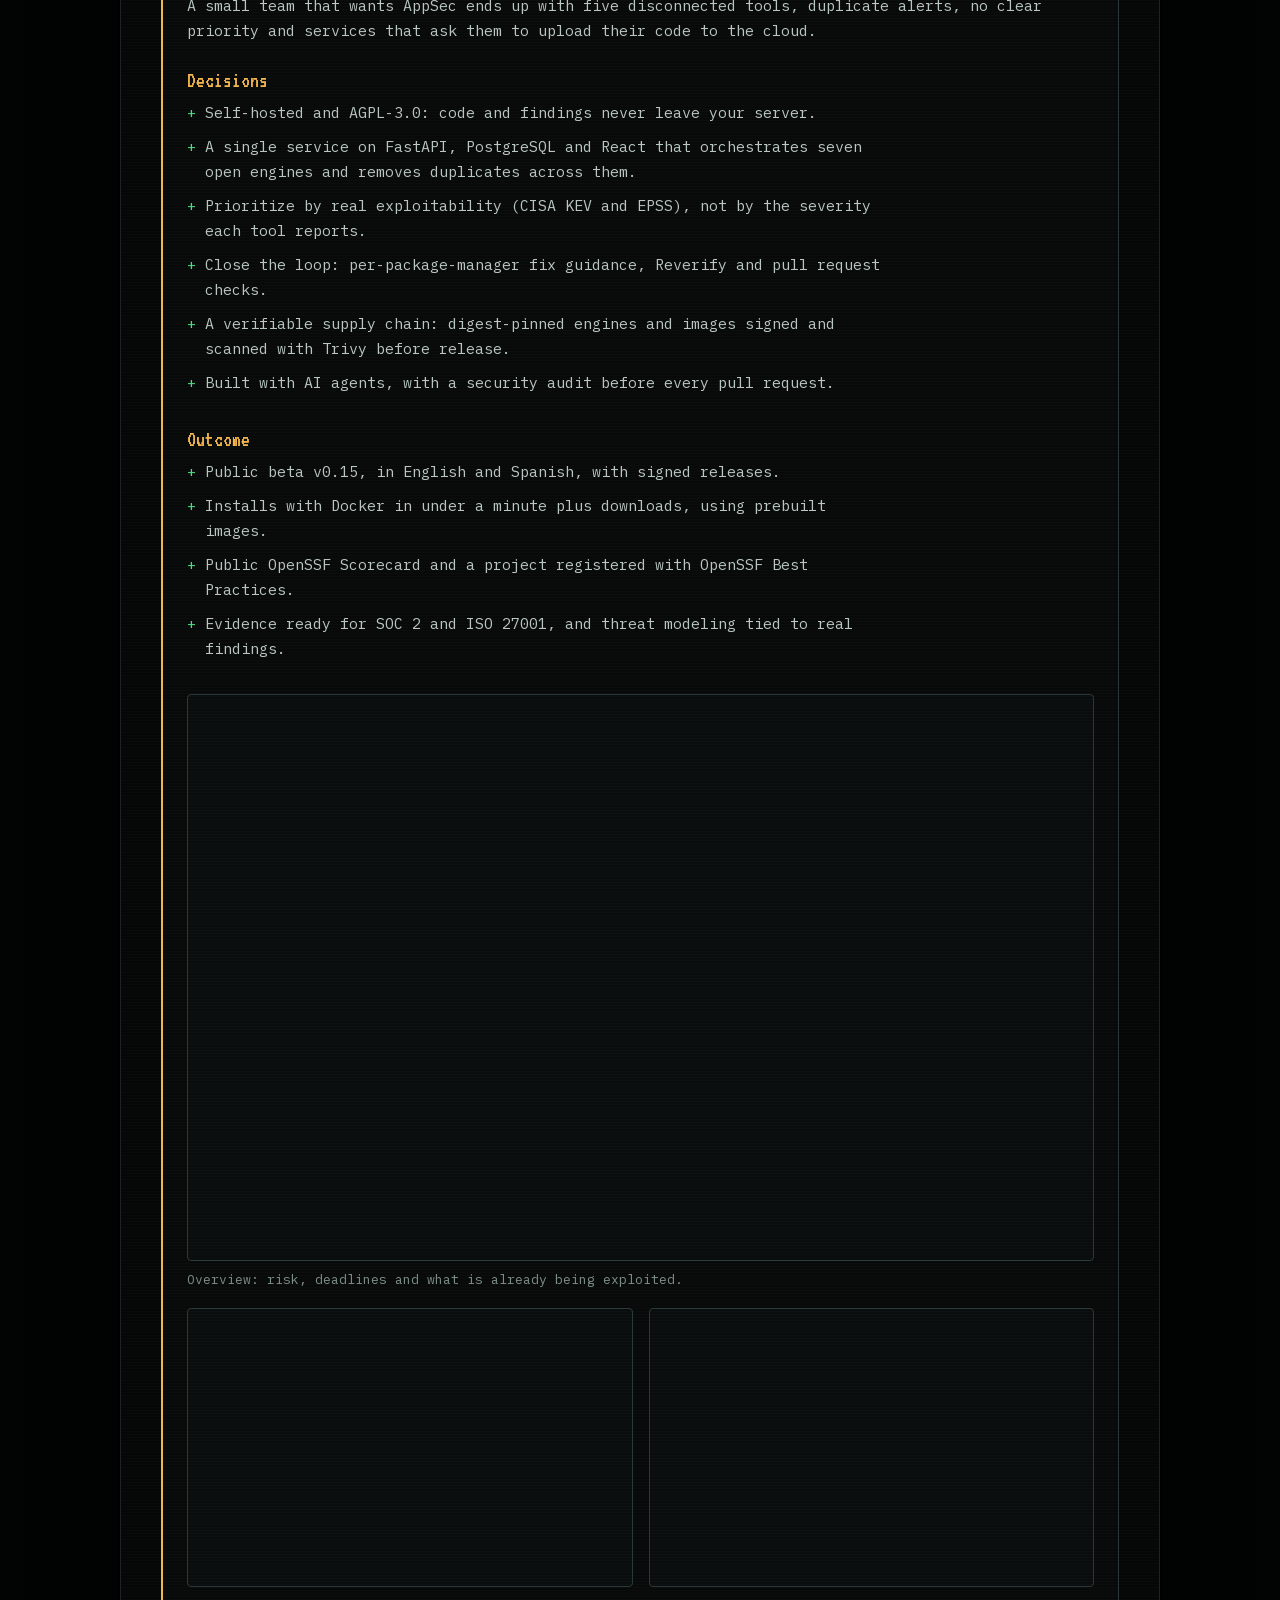
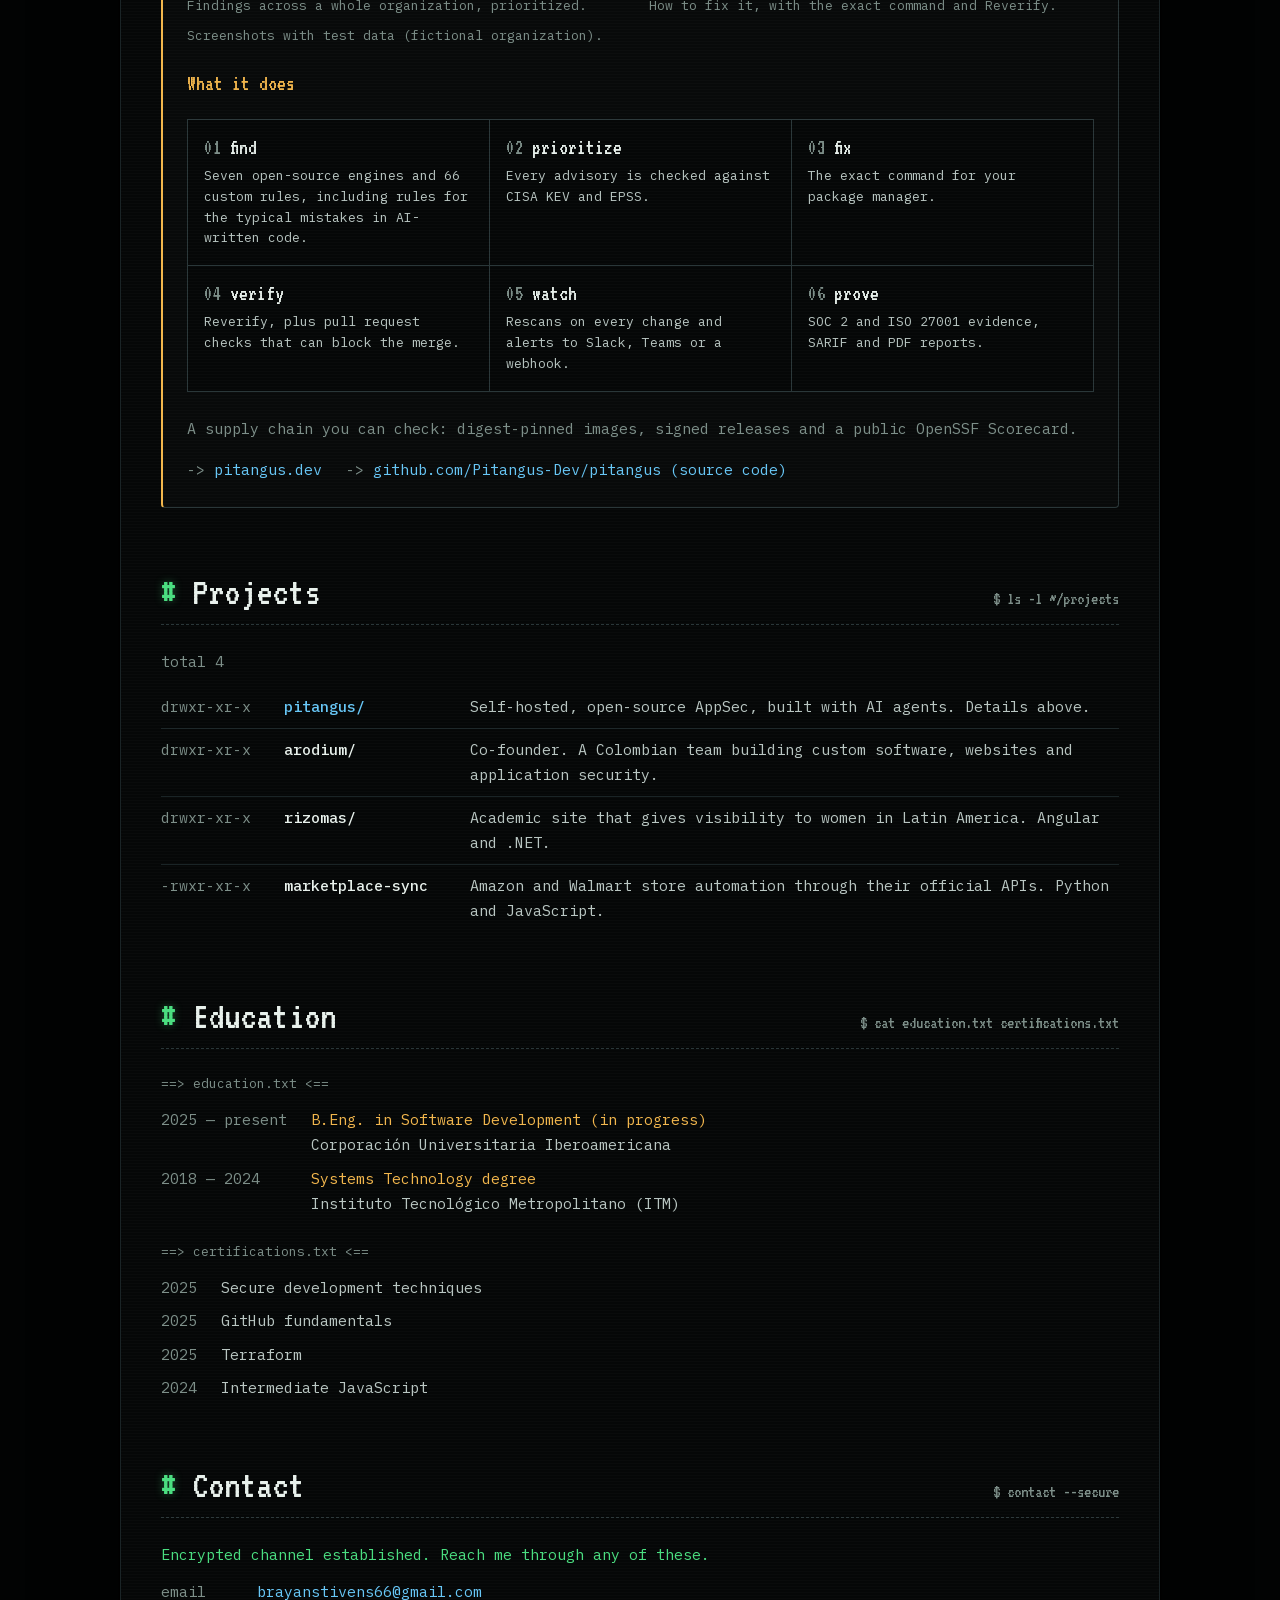
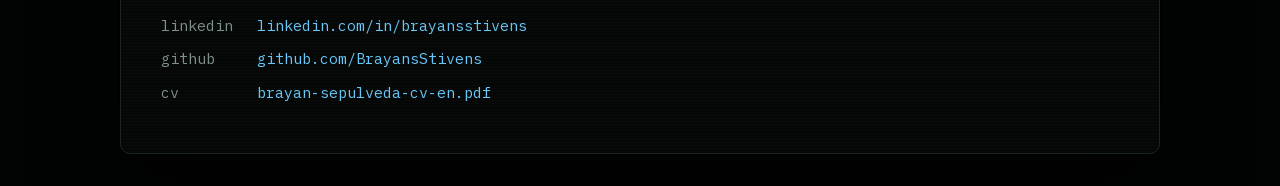
<file: en/index.html>
<!doctype html>
<html lang="en">
<head>
<meta charset="utf-8">
<meta name="viewport" content="width=device-width, initial-scale=1">
<meta http-equiv="Content-Security-Policy" content="default-src 'self'; script-src 'self'; style-src 'self'; font-src 'self'; img-src 'self' data:; connect-src 'self'; object-src 'none'; base-uri 'none'; form-action 'none'">
<meta name="referrer" content="strict-origin-when-cross-origin">
<title>Brayan Sepúlveda · AppSec, DevSecOps &amp; AI Security Engineer</title>
<meta name="description" content="Software and AppSec engineer in Medellín, Colombia. I automate SAST, DAST, SCA and IaC in CI/CD, secure AI code and LLM apps, and built Pitangus.">
<meta name="author" content="Brayan Stivens Sepúlveda Molina">
<meta name="robots" content="index, follow, max-image-preview:large">
<meta name="theme-color" content="#020303">
<link rel="canonical" href="https://brayansstivens.github.io/en/">
<link rel="alternate" hreflang="es" href="https://brayansstivens.github.io/">
<link rel="alternate" hreflang="en" href="https://brayansstivens.github.io/en/">
<link rel="alternate" hreflang="x-default" href="https://brayansstivens.github.io/">
<meta property="og:type" content="profile">
<meta property="og:site_name" content="Brayan Sepúlveda">
<meta property="og:title" content="Brayan Sepúlveda · AppSec, DevSecOps &amp; AI Security Engineer">
<meta property="og:description" content="Software and AppSec engineer in Medellín, Colombia. I automate SAST, DAST, SCA and IaC in CI/CD, secure AI code and LLM apps, and built Pitangus.">
<meta property="og:url" content="https://brayansstivens.github.io/en/">
<meta property="og:locale" content="en_US">
<meta property="og:locale:alternate" content="es_CO">
<meta property="og:image" content="https://brayansstivens.github.io/og-en.png">
<meta property="og:image:width" content="1200">
<meta property="og:image:height" content="630">
<meta property="og:image:alt" content="Brayan Sepúlveda, software engineer specialized in AppSec, DevSecOps and AI security">
<meta property="profile:first_name" content="Brayan">
<meta property="profile:last_name" content="Sepúlveda">
<meta name="twitter:card" content="summary_large_image">
<meta name="twitter:title" content="Brayan Sepúlveda · AppSec, DevSecOps &amp; AI Security Engineer">
<meta name="twitter:description" content="Software and AppSec engineer in Medellín, Colombia. I automate SAST, DAST, SCA and IaC in CI/CD, secure AI code and LLM apps, and built Pitangus.">
<meta name="twitter:image" content="https://brayansstivens.github.io/og-en.png">
<link rel="icon" href="/favicon.svg" type="image/svg+xml">
<link rel="apple-touch-icon" href="/apple-touch-icon.png">
<link rel="preload" href="/fonts/vt323-latin.woff2" as="font" type="font/woff2" crossorigin>
<link rel="preload" href="/fonts/plex-mono-400-latin.woff2" as="font" type="font/woff2" crossorigin>
<link rel="stylesheet" href="/styles.css">
<script type="module" src="/main.js"></script>
<script type="application/ld+json">{"@context":"https://schema.org","@graph":[{"@type":"ProfilePage","@id":"https://brayansstivens.github.io/en/#page","url":"https://brayansstivens.github.io/en/","name":"Brayan Sepúlveda · AppSec, DevSecOps & AI Security Engineer","description":"Software and AppSec engineer in Medellín, Colombia. I automate SAST, DAST, SCA and IaC in CI/CD, secure AI code and LLM apps, and built Pitangus.","inLanguage":"en","mainEntity":{"@id":"https://brayansstivens.github.io/#person"}},{"@type":"Person","@id":"https://brayansstivens.github.io/#person","name":"Brayan Stivens Sepúlveda Molina","alternateName":"Brayan Sepúlveda","jobTitle":"Software engineer · AppSec / DevSecOps · AI security","description":"I have spent more than four years building software and more than two securing it. At Siigo I lead vulnerability management: I automate SAST, DAST, SCA, secret and IaC scanning inside the pipelines so teams fix issues before they ship, and I prioritize by real risk, not alert volume. I work with AI agents every day and know where they fail: I review the code they write and the LLM applications built on them.","url":"https://brayansstivens.github.io/","image":"https://brayansstivens.github.io/og-en.png","email":"mailto:brayanstivens66@gmail.com","address":{"@type":"PostalAddress","addressLocality":"Medellín","addressCountry":"CO"},"worksFor":{"@type":"Organization","name":"Siigo"},"alumniOf":[{"@type":"CollegeOrUniversity","name":"Instituto Tecnológico Metropolitano"},{"@type":"CollegeOrUniversity","name":"Corporación Universitaria Iberoamericana"}],"knowsAbout":["Application Security","DevSecOps","SecOps","SAST","DAST","SCA","Infrastructure as Code","Vulnerability Management","GRC","GitHub Enterprise","GitHub Actions","Terraform","Docker","Node.js","NestJS","React","Angular","Python","AI Security","OWASP Top 10 for LLM Applications","MITRE ATLAS","Prompt Injection","AI-assisted development","Threat Modeling","SOC 2","ISO 27001"],"sameAs":["https://www.linkedin.com/in/brayansstivens","https://github.com/BrayansStivens"]},{"@type":"SoftwareSourceCode","name":"Pitangus","description":"Security tools warn a lot and prove little.","url":"https://pitangus.dev","codeRepository":"https://github.com/Pitangus-Dev/pitangus","license":"https://www.gnu.org/licenses/agpl-3.0.html","creator":{"@id":"https://brayansstivens.github.io/#person"}}]}</script>
</head>
<body>
<!--
  recon: si estás leyendo esto, vas bien.
  Hay una flag escondida. Los buenos pentesters empiezan por lo obvio.
-->
<a class="skip" href="#profile" id="skip">Skip to content</a>

<div class="term" id="term">
  <header class="bar">
    <div class="bar-row">
      <span class="bar-title">brayan@sepulveda: <span id="barPath"><span class="tl">~</span></span> <span class="bar-shell">zsh</span></span>
      <div class="bar-actions">
        <div class="seg" role="group" id="viewGroup" aria-label="View">
          <button type="button" id="viewProfile" aria-pressed="true">profile</button>
          <button type="button" id="viewTerm" aria-pressed="false">terminal</button>
        </div>
        <a id="langBtn" class="btn" href="/" hreflang="es" lang="es">ES <span class="sr-only">Cambiar a español</span></a>
      </div>
    </div>
    <nav id="chips" class="chips" aria-label="Sections"><a class="chip" href="#s-whoami" data-k="whoami">About</a><a class="chip" href="#s-ia" data-k="ia">Applied AI</a><a class="chip" href="#s-servicios" data-k="servicios">Services</a><a class="chip" href="#s-skills" data-k="skills">Skills</a><a class="chip" href="#s-experiencia" data-k="experiencia">Experience</a><a class="chip" href="#s-pitangus" data-k="pitangus">Pitangus</a><a class="chip" href="#s-proyectos" data-k="proyectos">Projects</a><a class="chip" href="#s-educacion" data-k="educacion">Education</a><a class="chip" href="#s-contacto" data-k="contacto">Contact</a></nav>
  </header>

  <main class="screen" id="profile">
    <div id="sections">
<section class="block hero" id="s-whoami" aria-label="About">
        <p class="login" id="login">Last login: Sun, Oct 18, 2026, 05:37 PM on ttys001</p>
        <div class="cmd"><span class="ps1"><span class="u">brayan@sepulveda</span><span class="p">:</span><span class="d"><span class="tl">~</span></span><span class="p">$</span></span> whoami</div>
        <h1 class="name">Brayan Stivens<br>Sepúlveda Molina<span class="cursor" aria-hidden="true"></span></h1>
      <p class="role">Software engineer · AppSec / DevSecOps · AI security</p>
      <p class="muted">Medellín, Colombia · UTC−5 · 4+ years building software, 2+ in security</p>
      <p class="summary">I have spent more than four years building software and more than two securing it. At Siigo I lead vulnerability management: I automate SAST, DAST, SCA, secret and IaC scanning inside the pipelines so teams fix issues before they ship, and I prioritize by real risk, not alert volume. I work with AI agents every day and know where they fail: I review the code they write and the LLM applications built on them.</p>
      <p class="status"><span class="ok">[ OK ]</span> Available for freelance projects and consulting in AppSec, DevSecOps and AI security.</p><div class="cta">
        <a class="btn-cta primary" href="mailto:brayanstivens66@gmail.com">Email me</a>
        <a class="btn-cta" href="https://www.linkedin.com/in/brayansstivens" target="_blank" rel="noopener noreferrer">LinkedIn</a>
        <a class="btn-cta" href="/cv/brayan-sepulveda-cv-en.pdf" download>Download CV</a>
        <button type="button" class="btn-cta ghost" data-open-term>Open terminal</button>
      </div>
      </section>
<section class="block" id="s-ia" aria-labelledby="h-ia">
        <header class="sec-head">
          <h2 class="sec-title" id="h-ia">Applied AI</h2>
          <span class="sec-cmd" aria-hidden="true">$ cat ai/*.md</span>
        </header>
        <div class="output"><p class="lead">I use AI to ship faster and I know how to secure it. Both at once, with a human review at every step.</p>
      <ol class="pipeline ai"><li><span class="step"><span class="n">01</span>agentic development</span><p>I build with AI agents such as Claude Code and review every change: diff, tests and a security audit before the merge. Pitangus was built this way.</p></li><li><span class="step"><span class="n">02</span>AI-generated code</span><p>I catch the mistakes AI-written code makes most often. Pitangus ships its own rules for them and for Supabase and Firebase access control.</p></li><li><span class="step"><span class="n">03</span>LLM applications</span><p>I review LLM, agent and RAG applications for prompt injection, unvalidated output, data leakage and excessive agency, following the OWASP Top 10 for LLM Applications and MITRE ATLAS.</p></li><li><span class="step"><span class="n">04</span>security operations</span><p>At Siigo I use AI to speed up finding triage, report writing and audit evidence collection.</p></li></ol>
      <p class="rule"><span class="ok">$</span> Working rule: the tool proposes, I decide. I verify every finding and every change before applying it.</p></div>
      </section>
<section class="block" id="s-servicios" aria-labelledby="h-servicios">
        <header class="sec-head">
          <h2 class="sec-title" id="h-servicios">Services</h2>
          <span class="sec-cmd" aria-hidden="true">$ systemctl list-units --type=service</span>
        </header>
        <div class="output"><p class="lead">I work per project, remotely. These are the engagements I deliver best:</p>
      <ul class="services">
        <li class="svc">
          <div class="svc-unit"><span class="ok">active</span> appsec-audit.service</div>
          <h3 class="svc-name">AppSec audit</h3>
          <p>I review a repository or an application: code, dependencies, secrets, IaC and pipeline. Every finding verified and ranked by real risk.</p>
          <p class="svc-deliv"><span class="muted">Deliverable:</span> a report of verified findings and a prioritized remediation plan.</p>
          <a class="svc-cta" href="mailto:brayanstivens66@gmail.com?subject=AppSec%20audit">Request a proposal</a>
        </li>
        <li class="svc">
          <div class="svc-unit"><span class="ok">active</span> devsecops-ci.service</div>
          <h3 class="svc-name">DevSecOps in your CI/CD</h3>
          <p>I wire SAST, SCA, secret and IaC scanning into GitHub Actions or your CI, with thresholds that stop what matters without blocking the team.</p>
          <p class="svc-deliv"><span class="muted">Deliverable:</span> configured pipelines, documented policies and a handover to your team.</p>
          <a class="svc-cta" href="mailto:brayanstivens66@gmail.com?subject=DevSecOps%20in%20CI%2FCD">Request a proposal</a>
        </li>
        <li class="svc">
          <div class="svc-unit"><span class="ok">active</span> ai-security.service</div>
          <h3 class="svc-name">AI security</h3>
          <p>I review LLM, agent and RAG applications and AI-written code: prompt injection, data leakage, excessive permissions.</p>
          <p class="svc-deliv"><span class="muted">Deliverable:</span> a report mapped to the OWASP Top 10 for LLM Applications, with concrete fixes.</p>
          <a class="svc-cta" href="mailto:brayanstivens66@gmail.com?subject=AI%20security">Request a proposal</a>
        </li>
        <li class="svc">
          <div class="svc-unit"><span class="ok">active</span> compliance-evidence.service</div>
          <h3 class="svc-name">Compliance and evidence</h3>
          <p>I prepare the technical controls and evidence for a SOC 2 or ISO 27001 audit, starting from what you already have.</p>
          <p class="svc-deliv"><span class="muted">Deliverable:</span> a control map, technical evidence and the gaps left to close.</p>
          <a class="svc-cta" href="mailto:brayanstivens66@gmail.com?subject=SOC%202%20%2F%20ISO%2027001%20compliance">Request a proposal</a>
        </li></ul>
      <p class="muted">Need custom software? We build it secure by design at Arodium, the company I co-founded.</p></div>
      </section>
<section class="block" id="s-skills" aria-labelledby="h-skills">
        <header class="sec-head">
          <h2 class="sec-title" id="h-skills">Skills</h2>
          <span class="sec-cmd" aria-hidden="true">$ nmap -sV --script=skills brayan</span>
        </header>
        <div class="output"><p class="muted">Nmap scan report for brayan (Medellín, CO)<br>Host is up (0.0012s latency).</p>
      <table class="nmap"><thead><tr><th scope="col">PORT</th><th scope="col">STATE</th><th scope="col">SERVICE</th><th scope="col">VERSION</th></tr></thead><tbody><tr><td class="port">443/tcp</td><td class="ok">open</td><td class="svc">appsec</td><td class="ver">SAST · DAST · SCA · IaC · secret detection · threat modeling</td></tr><tr><td class="port">22/tcp</td><td class="ok">open</td><td class="svc">secops</td><td class="ver">Vulnerability management (TVM) · pentest triage · remediation</td></tr><tr><td class="port">8443/tcp</td><td class="ok">open</td><td class="svc">devsecops</td><td class="ver">GitHub Enterprise · GitHub Actions · CI/CD · shift-left</td></tr><tr><td class="port">11434/tcp</td><td class="ok">open</td><td class="svc">ai-security</td><td class="ver">OWASP Top 10 for LLM · prompt injection · MITRE ATLAS · AI-generated code</td></tr><tr><td class="port">2376/tcp</td><td class="ok">open</td><td class="svc">containers</td><td class="ver">Docker · Trivy · Grype · Checkov</td></tr><tr><td class="port">9443/tcp</td><td class="ok">open</td><td class="svc">grc</td><td class="ver">Audit evidence · SOC 2 · ISO 27001 · regulatory compliance</td></tr><tr><td class="port">3000/tcp</td><td class="ok">open</td><td class="svc">fullstack</td><td class="ver">Node.js · NestJS · React · Angular · Python · SOLID design</td></tr><tr><td class="port">5432/tcp</td><td class="ok">open</td><td class="svc">data</td><td class="ver">PostgreSQL · SQL · NoSQL</td></tr></tbody></table>
      <p class="muted">Host script results:</p>
      <ul class="script"><li>|  <b>languages:</b> Python, JavaScript, TypeScript, Shell, Go, C#, Java, PHP</li><li>|  <b>iac:</b> Terraform, Docker, Azure</li><li>|  <b>tooling:</b> Checkov, Grype, Trivy, Dependabot, Betterleaks, TruffleHog, Opengrep, OSV-Scanner, zizmor, Fluid Attacks</li><li>|_ <b>ai:</b> Claude Code and AI agents, OWASP Top 10 for LLM, MITRE ATLAS</li></ul>
      <p class="muted">Nmap done: 1 IP address (1 host up) scanned</p></div>
      </section>
<section class="block" id="s-experiencia" aria-labelledby="h-experiencia">
        <header class="sec-head">
          <h2 class="sec-title" id="h-experiencia">Experience</h2>
          <span class="sec-cmd" aria-hidden="true">$ git log --graph experience</span>
        </header>
        <div class="output"><ol class="gitlog"><li>
  <div class="commit"><span class="hash">a3f9c21</span> <span class="ref">(HEAD -&gt; main)</span> Siigo · SecOps / Full-stack developer</div>
  <div class="meta">Mar 2024 — present · Medellín</div>
  <ul class="bullets"><li>Lead the TVM (Threat &amp; Vulnerability Management) and IPY (Information Protection &amp; Governance) domains, aligned with the company-wide security strategy.</li><li>Automated early detection and remediation in the pipelines (SAST, DAST, SCA, secrets and IaC) to shorten each vulnerability&#39;s exposure window.</li><li>Integrated continuous scanning with Checkov, Grype, Trivy, Dependabot, Betterleaks, TruffleHog and Fluid Attacks alongside the SRE team.</li><li>Run GitHub Enterprise: access controls, security policies and automated workflows for the engineering teams.</li><li>Manage internal and external pentest reports and drive mitigation plans with development through to closure.</li><li>Streamlined evidence collection for GRC audits and brought AI into finding triage and reporting, always with human validation.</li></ul>
  <ul class="tags"><li>GitHub Enterprise</li><li>GitHub Actions</li><li>Terraform</li><li>Docker</li><li>Python</li><li>Go</li><li>Azure</li><li>AI</li></ul></li><li>
  <div class="commit"><span class="hash">7be1d04</span> Elite Automation Group · Software developer</div>
  <div class="meta">Aug 2023 — Mar 2024</div>
  <ul class="bullets"><li>Automated large-scale management of Amazon and Walmart stores through their official APIs, cutting operating time and manual errors.</li><li>Built internal software for warehouse managers and operators in the US: logistics, returns and inventory.</li></ul>
  <ul class="tags"><li>Python</li><li>JavaScript</li><li>Amazon and Walmart APIs</li></ul></li><li>
  <div class="commit"><span class="hash">51c0e9a</span> Operación Éxito Colombia · Software developer</div>
  <div class="meta">Feb 2023 — Sep 2023</div>
  <ul class="bullets"><li>Sole developer at the company: designed, built and maintained all of its custom software.</li><li>Customized Moodle for schools and city halls and built education apps with React, Angular and Spring Boot.</li></ul>
  <ul class="tags"><li>React</li><li>Angular</li><li>Spring Boot</li><li>PHP</li><li>Moodle</li></ul></li><li>
  <div class="commit"><span class="hash">0d2e7f3</span> Colegio Mayor de Antioquia · Developer (internship) · Front-end</div>
  <div class="meta">Mar 2022 — Oct 2022</div>
  <ul class="bullets"><li>Built the Rizomas site, an academic project that gives visibility to women in Latin America: accessible Angular components and .NET services.</li></ul>
  <ul class="tags"><li>Angular</li><li>React</li><li>.NET</li></ul></li></ol></div>
      </section>
<section class="block" id="s-pitangus" aria-labelledby="h-pitangus">
        <header class="sec-head">
          <h2 class="sec-title" id="h-pitangus">Pitangus</h2>
          <span class="sec-cmd" aria-hidden="true">$ pitangus --about</span>
        </header>
        <div class="output"><article class="card">
        <div class="card-head"><span class="pname">pitangus</span><span class="muted">v0.15 · beta · AGPL-3.0</span></div>
        <p class="tagline">Spot it. Fix it. Prove it.</p>
        <p class="lead">Security tools warn a lot and prove little. Pitangus is self-hosted, open-source AppSec: it prioritizes what is exploitable, tells you how to fix it and confirms the fix worked, without sending your code anywhere. I designed it and built it with AI agents; it is now published by Arodium, the company I co-founded.</p>
        <div class="case">
          <div><h3 class="case-h">The problem</h3><p>A small team that wants AppSec ends up with five disconnected tools, duplicate alerts, no clear priority and services that ask them to upload their code to the cloud.</p></div>
          <div><h3 class="case-h">Decisions</h3><ul class="bullets"><li>Self-hosted and AGPL-3.0: code and findings never leave your server.</li><li>A single service on FastAPI, PostgreSQL and React that orchestrates seven open engines and removes duplicates across them.</li><li>Prioritize by real exploitability (CISA KEV and EPSS), not by the severity each tool reports.</li><li>Close the loop: per-package-manager fix guidance, Reverify and pull request checks.</li><li>A verifiable supply chain: digest-pinned engines and images signed and scanned with Trivy before release.</li><li>Built with AI agents, with a security audit before every pull request.</li></ul></div>
          <div><h3 class="case-h">Outcome</h3><ul class="bullets"><li>Public beta v0.15, in English and Spanish, with signed releases.</li><li>Installs with Docker in under a minute plus downloads, using prebuilt images.</li><li>Public OpenSSF Scorecard and a project registered with OpenSSF Best Practices.</li><li>Evidence ready for SOC 2 and ISO 27001, and threat modeling tied to real findings.</li></ul></div>
        </div>
        <div class="shots"><figure class="shot"><a href="/img/pitangus/pitangus-overview-en.webp"><img src="/img/pitangus/pitangus-overview-en.webp" width="1800" height="1125" alt="Pitangus panel overview: risk score, open findings, deadlines, fix rate and vulnerabilities in CISA KEV" loading="lazy" decoding="async"></a><figcaption>Overview: risk, deadlines and what is already being exploited.</figcaption></figure><figure class="shot"><a href="/img/pitangus/pitangus-findings-en.webp"><img src="/img/pitangus/pitangus-findings-en.webp" width="1800" height="1125" alt="Findings for an organization in Pitangus ranked into act now, attend, critical and CISA KEV" loading="lazy" decoding="async"></a><figcaption>Findings across a whole organization, prioritized.</figcaption></figure><figure class="shot"><a href="/img/pitangus/pitangus-fix-en.webp"><img src="/img/pitangus/pitangus-fix-en.webp" width="1800" height="1125" alt="Pitangus finding detail with CISA KEV, EPSS, fix guidance, the exact command and the Reverify button" loading="lazy" decoding="async"></a><figcaption>How to fix it, with the exact command and Reverify.</figcaption></figure></div><p class="muted shots-note">Screenshots with test data (fictional organization).</p>
        <h3 class="case-h">What it does</h3>
        <ol class="pipeline"><li><span class="step"><span class="n">01</span>find</span><p>Seven open-source engines and 66 custom rules, including rules for the typical mistakes in AI-written code.</p></li><li><span class="step"><span class="n">02</span>prioritize</span><p>Every advisory is checked against CISA KEV and EPSS.</p></li><li><span class="step"><span class="n">03</span>fix</span><p>The exact command for your package manager.</p></li><li><span class="step"><span class="n">04</span>verify</span><p>Reverify, plus pull request checks that can block the merge.</p></li><li><span class="step"><span class="n">05</span>watch</span><p>Rescans on every change and alerts to Slack, Teams or a webhook.</p></li><li><span class="step"><span class="n">06</span>prove</span><p>SOC 2 and ISO 27001 evidence, SARIF and PDF reports.</p></li></ol>
        <p class="muted">A supply chain you can check: digest-pinned images, signed releases and a public OpenSSF Scorecard.</p>
        <p class="links"><a href="https://pitangus.dev" target="_blank" rel="noopener noreferrer">pitangus.dev</a><a href="https://github.com/Pitangus-Dev/pitangus" target="_blank" rel="noopener noreferrer">github.com/Pitangus-Dev/pitangus (source code)</a></p>
      </article></div>
      </section>
<section class="block" id="s-proyectos" aria-labelledby="h-proyectos">
        <header class="sec-head">
          <h2 class="sec-title" id="h-proyectos">Projects</h2>
          <span class="sec-cmd" aria-hidden="true">$ ls -l ~/projects</span>
        </header>
        <div class="output"><p class="muted">total 4</p><ul class="ls">
      <li><span class="perm">drwxr-xr-x</span><span class="fname"><a href="#s-pitangus">pitangus/</a></span><span class="desc">Self-hosted, open-source AppSec, built with AI agents. Details above.</span></li>
      <li><span class="perm">drwxr-xr-x</span><span class="fname">arodium/</span><span class="desc">Co-founder. A Colombian team building custom software, websites and application security.</span></li>
      <li><span class="perm">drwxr-xr-x</span><span class="fname">rizomas/</span><span class="desc">Academic site that gives visibility to women in Latin America. Angular and .NET.</span></li>
      <li><span class="perm">-rwxr-xr-x</span><span class="fname">marketplace-sync</span><span class="desc">Amazon and Walmart store automation through their official APIs. Python and JavaScript.</span></li></ul></div>
      </section>
<section class="block" id="s-educacion" aria-labelledby="h-educacion">
        <header class="sec-head">
          <h2 class="sec-title" id="h-educacion">Education</h2>
          <span class="sec-cmd" aria-hidden="true">$ cat education.txt certifications.txt</span>
        </header>
        <div class="output"><p class="file">==&gt; education.txt &lt;==</p><dl class="kv"><dt>2025 — present</dt><dd><span class="hl">B.Eng. in Software Development (in progress)</span><br>Corporación Universitaria Iberoamericana</dd><dt>2018 — 2024</dt><dd><span class="hl">Systems Technology degree</span><br>Instituto Tecnológico Metropolitano (ITM)</dd></dl><p class="file">==&gt; certifications.txt &lt;==</p><dl class="kv"><dt>2025</dt><dd>Secure development techniques</dd><dt>2025</dt><dd>GitHub fundamentals</dd><dt>2025</dt><dd>Terraform</dd><dt>2024</dt><dd>Intermediate JavaScript</dd></dl></div>
      </section>
<section class="block" id="s-contacto" aria-labelledby="h-contacto">
        <header class="sec-head">
          <h2 class="sec-title" id="h-contacto">Contact</h2>
          <span class="sec-cmd" aria-hidden="true">$ contact --secure</span>
        </header>
        <div class="output"><p class="ok">Encrypted channel established. Reach me through any of these.</p>
      <dl class="kv">
        <dt>email</dt><dd><a href="mailto:brayanstivens66@gmail.com">brayanstivens66@gmail.com</a></dd>
        <dt>linkedin</dt><dd><a href="https://www.linkedin.com/in/brayansstivens" target="_blank" rel="noopener noreferrer">linkedin.com/in/brayansstivens</a></dd>
        <dt>github</dt><dd><a href="https://github.com/BrayansStivens" target="_blank" rel="noopener noreferrer">github.com/BrayansStivens</a></dd>
        <dt>cv</dt><dd><a href="/cv/brayan-sepulveda-cv-en.pdf" download>brayan-sepulveda-cv-en.pdf</a></dd>
      </dl></div>
      </section>
    </div>
  </main>

  <section class="console" id="console" aria-label="Terminal" hidden>
    <div class="console-scroll" id="consoleScroll">
      <div class="out" id="out" aria-live="polite"></div>
      <form id="promptForm" class="prompt-line" autocomplete="off">
        <label for="prompt" class="ps1" id="ps1"></label>
        <input id="prompt" name="prompt" type="text" autocapitalize="off" autocorrect="off" spellcheck="false" enterkeyhint="go" placeholder="type help">
      </form>
    </div>
    <div class="suggest" id="suggest"></div>
  </section>
</div>
</body>
</html>
</file>
<file: styles.css>
/* Paleta: un significado por color.
   verde = prompt / estado OK, cian = enlaces y acciones,
   ámbar = resaltado, rojo = solo errores. Solo modo oscuro. */
/* Fuentes autoalojadas (OFL), solo subconjunto latino */
@font-face { font-family: "IBM Plex Mono"; font-style: normal; font-weight: 400; font-display: swap; src: url("/fonts/plex-mono-400-latin.woff2") format("woff2"); }
@font-face { font-family: "IBM Plex Mono"; font-style: normal; font-weight: 500; font-display: swap; src: url("/fonts/plex-mono-500-latin.woff2") format("woff2"); }
@font-face { font-family: "IBM Plex Mono"; font-style: normal; font-weight: 600; font-display: swap; src: url("/fonts/plex-mono-600-latin.woff2") format("woff2"); }
@font-face { font-family: "VT323"; font-style: normal; font-weight: 400; font-display: swap; src: url("/fonts/vt323-latin.woff2") format("woff2"); }
/* Respaldo con el mismo ancho que la fuente real: al llegar la fuente no se mueve nada */
@font-face { font-family: "Plex Fallback"; src: local("Menlo"), local("Consolas"), local("Courier New"); size-adjust: 99.7%; }
@font-face { font-family: "VT323 Fallback"; src: local("Menlo"), local("Consolas"), local("Courier New"); size-adjust: 66.4%; }

:root {
  --bg: #020303;
  --panel: #050707;
  --bar: #0a0d0e;
  --line: #1a2426;
  --line-strong: #2a3739;
  --text: #b9c6c2;
  --strong: #e8f1ec;
  --muted: #7d8f89;          /* 5,8:1 sobre el panel: pasa AA en texto pequeño */
  --green: #4ade80;
  --glow: rgba(74, 222, 128, 0.35);
  --cyan: #67c7f7;
  --cyan-soft: rgba(103, 199, 247, 0.08);
  --amber: #f2b64c;
  --red: #f47272;
  --sel: rgba(74, 222, 128, 0.25);

  /* Tipografía: Plex para leer; VT323 solo para lo que es «de terminal»
     (prompt, títulos, nombre). VT323 se ve un 30 % más pequeña al mismo
     tamaño, por eso su escala va aparte. */
  --mono: "IBM Plex Mono", "Plex Fallback", ui-monospace, monospace;
  --vt: "VT323", "VT323 Fallback", ui-monospace, monospace;
  --fs-xs: 12px;
  --fs-sm: 13px;
  --fs-base: 15px;
  --lh: 1.7;
  --vt-sm: 18px;   /* barra, menú, selector */
  --vt-md: 22px;   /* líneas de comando, títulos pequeños */
  --vt-lg: 40px;   /* títulos de sección */
  --vt-xl: clamp(56px, 10vw, 104px);

  /* Espaciado en múltiplos de 4 */
  --s-1: 4px;
  --s-2: 8px;
  --s-3: 12px;
  --s-4: 16px;
  --s-5: 24px;
  --s-6: 32px;
  --s-7: 48px;
  --s-8: 64px;

  --gutter: 40px;
  --radius: 4px;
  --control-h: 30px;
  --cta-h: 44px;
  --bar-h: 96px;
  color-scheme: dark;
}

* { box-sizing: border-box; }
[hidden] { display: none !important; }
.sr-only { position: absolute; width: 1px; height: 1px; margin: -1px; padding: 0; overflow: hidden; clip: rect(0 0 0 0); white-space: nowrap; border: 0; }

html { -webkit-text-size-adjust: 100%; }

body {
  margin: 0;
  min-height: 100vh;
  padding-bottom: var(--s-6);
  background:
    radial-gradient(ellipse 80% 50% at 50% 0%, rgba(74, 222, 128, 0.07), transparent 70%),
    var(--bg);
  background-attachment: fixed;
  color: var(--text);
  font: var(--fs-base)/var(--lh) var(--mono);
}

::selection { background: var(--sel); color: var(--strong); }

a { color: var(--cyan); text-decoration: none; }
a:hover { text-decoration: underline; text-underline-offset: 3px; }
:focus-visible { outline: 2px solid var(--cyan); outline-offset: 2px; border-radius: 2px; }

p { margin: 0 0 var(--s-3); }

.skip {
  position: absolute;
  left: var(--s-2);
  top: -48px;
  padding: var(--s-2) var(--s-3);
  background: var(--panel);
  border: 1px solid var(--line);
  z-index: 30;
}
.skip:focus { top: var(--s-2); }

/* ---------- Ventana ---------- */
.term {
  position: relative;
  max-width: 1040px;
  margin: var(--s-6) auto 0;
  background: var(--panel);
  border: 1px solid var(--line);
  border-radius: 10px;
  overflow: clip;
  box-shadow: 0 0 0 1px rgba(0, 0, 0, 0.6), 0 30px 80px rgba(0, 0, 0, 0.7);
}

/* Líneas de barrido tipo monitor CRT, muy tenues */
.term::after {
  content: "";
  position: absolute;
  inset: 0;
  pointer-events: none;
  z-index: 8;
  background: repeating-linear-gradient(to bottom, rgba(255, 255, 255, 0.02) 0 1px, transparent 1px 3px);
}

.bar {
  position: sticky;
  top: 0;
  z-index: 5;
  background: var(--bar);
  border-bottom: 1px solid var(--line);
}

.bar-row {
  display: flex;
  align-items: center;
  justify-content: space-between;
  gap: var(--s-3);
  padding: var(--s-3) var(--gutter) var(--s-2);
}

.bar-title {
  font-family: var(--vt);
  font-size: var(--vt-sm);
  line-height: 1;
  color: var(--muted);
  white-space: nowrap;
  overflow: hidden;
  text-overflow: ellipsis;
}
#barPath { color: var(--text); }
.bar-shell { margin-left: var(--s-2); padding: 1px 6px; border: 1px solid var(--line); border-radius: 3px; font-size: 15px; }

.bar-actions { display: flex; align-items: center; gap: var(--s-2); flex-shrink: 0; }

/* Controles pequeños: menú de secciones, idioma, sugerencias */
.btn, .chip, .seg button {
  display: inline-flex;
  align-items: center;
  height: var(--control-h);
  padding: 0 var(--s-3);
  font-family: var(--vt);
  font-size: var(--vt-sm);
  line-height: 1;
  color: var(--text);
  background: transparent;
  border: 1px solid var(--line-strong);
  border-radius: var(--radius);
  cursor: pointer;
  text-decoration: none;
  white-space: nowrap;
}
.btn:hover, .chip:hover { border-color: var(--cyan); color: var(--cyan); text-decoration: none; }
.chip.active { border-color: var(--green); color: var(--green); }

.seg { display: inline-flex; }
.seg button { color: var(--muted); border-radius: 0; }
.seg button:first-child { border-radius: var(--radius) 0 0 var(--radius); }
.seg button:last-child { border-radius: 0 var(--radius) var(--radius) 0; border-left: 0; }
.seg button:hover { color: var(--cyan); }
.seg button[aria-pressed="true"] { color: var(--bg); background: var(--green); border-color: var(--green); box-shadow: 0 0 12px var(--glow); }

.chips {
  display: flex;
  flex-wrap: wrap;
  gap: var(--s-2);
  padding: 0 var(--gutter) var(--s-3);
}

/* ---------- Elementos de terminal compartidos ---------- */
.cmd {
  margin: 0 0 var(--s-4);
  font-family: var(--vt);
  font-size: var(--vt-md);
  font-weight: 400;
  line-height: 1.2;
  color: var(--strong);
  overflow-wrap: anywhere;
}

.ps1 { color: var(--green); white-space: nowrap; text-shadow: 0 0 8px var(--glow); }
.ps1 .p { color: var(--muted); text-shadow: none; }
.ps1 .d { color: var(--cyan); text-shadow: none; }
.tl { font-family: var(--mono); font-size: 0.78em; }

.cursor {
  display: inline-block;
  width: 0.5em;
  height: 0.9em;
  margin-left: 6px;
  vertical-align: -0.08em;
  background: var(--green);
  box-shadow: 0 0 10px var(--glow);
  animation: blink 1.1s steps(1) infinite;
}
@keyframes blink { 50% { opacity: 0; } }

.muted { color: var(--muted); }
.ok { color: var(--green); }
.hl { color: var(--amber); }
.err { color: var(--red); }
.strong { color: var(--strong); }

/* ---------- Vista de perfil ---------- */
.screen { padding: var(--s-7) var(--gutter) var(--s-7); }

.block { margin: 0 0 var(--s-8); scroll-margin-top: calc(var(--bar-h) + var(--s-4)); }
.block:last-child { margin-bottom: 0; }

.login { margin: 0 0 var(--s-5); font-family: var(--vt); font-size: var(--vt-sm); line-height: 1.2; color: var(--muted); }

.hero .cmd { color: var(--text); }
.name {
  margin: 0 0 var(--s-5);
  font-family: var(--vt);
  font-size: var(--vt-xl);
  line-height: 0.92;
  font-weight: 400;
  color: var(--strong);
  text-shadow: 0 0 18px rgba(232, 241, 236, 0.18);
}
.role { margin: 0 0 var(--s-1); font-size: 16px; font-weight: 500; color: var(--amber); }
.summary { max-width: 64ch; margin: var(--s-5) 0 0; }
.status { margin: var(--s-4) 0 0; }
.status .ok { text-shadow: 0 0 8px var(--glow); }

/* Botones de acción: texto legible (Plex), una sola acción destacada */
.cta { display: flex; flex-wrap: wrap; gap: var(--s-3); margin-top: var(--s-6); }
.btn-cta {
  display: inline-flex;
  align-items: center;
  justify-content: center;
  gap: var(--s-2);
  height: var(--cta-h);
  padding: 0 var(--s-5);
  font: 500 14px/1 var(--mono);
  white-space: nowrap;
  color: var(--strong);
  background: rgba(255, 255, 255, 0.02);
  border: 1px solid var(--line-strong);
  border-radius: var(--radius);
  cursor: pointer;
  transition: border-color 0.15s, background 0.15s, color 0.15s;
}
.btn-cta:hover { text-decoration: none; border-color: var(--cyan); color: var(--cyan); }
.btn-cta.primary { color: var(--cyan); background: var(--cyan-soft); border-color: rgba(103, 199, 247, 0.5); }
.btn-cta.primary::after { content: "->"; opacity: 0.7; }
.btn-cta.primary:hover { background: rgba(103, 199, 247, 0.16); border-color: var(--cyan); }
.btn-cta.ghost { color: var(--green); border-color: rgba(74, 222, 128, 0.35); }
.btn-cta.ghost::before { content: ">_"; font-weight: 600; }
.btn-cta.ghost:hover { color: var(--green); border-color: var(--green); background: rgba(74, 222, 128, 0.06); }

/* Cabecera de sección */
.sec-head {
  display: flex;
  flex-wrap: wrap;
  align-items: baseline;
  justify-content: space-between;
  gap: var(--s-1) var(--s-5);
  padding-bottom: var(--s-3);
  margin-bottom: var(--s-5);
  border-bottom: 1px dashed var(--line-strong);
}
.sec-title {
  margin: 0;
  font-family: var(--vt);
  font-weight: 400;
  font-size: var(--vt-lg);
  line-height: 1;
  color: var(--strong);
}
.sec-title::before { content: "# "; color: var(--green); text-shadow: 0 0 8px var(--glow); }
.sec-cmd { font-family: var(--vt); font-size: var(--vt-sm); line-height: 1.2; color: var(--muted); }

/* nmap */
.nmap { width: 100%; border-collapse: collapse; margin: var(--s-2) 0 var(--s-4); }
.nmap th { text-align: left; font-size: var(--fs-sm); font-weight: 500; color: var(--muted); padding: 0 var(--s-5) var(--s-2) 0; border-bottom: 1px solid var(--line); }
.nmap td { padding: var(--s-2) var(--s-5) var(--s-2) 0; vertical-align: top; border-bottom: 1px solid var(--line); }
.nmap tr:last-child td { border-bottom: 0; }
.nmap td:last-child, .nmap th:last-child { padding-right: 0; }
.nmap .port { white-space: nowrap; color: var(--muted); }
.nmap .svc { color: var(--strong); font-weight: 500; white-space: nowrap; }
.script { list-style: none; margin: 0 0 var(--s-3); padding: 0; }
.script li { padding-left: 2ch; text-indent: -2ch; margin-bottom: var(--s-1); }
.script b { color: var(--strong); font-weight: 500; }

/* git log */
.gitlog { list-style: none; margin: 0; padding: 0; }
.gitlog > li {
  position: relative;
  padding: 0 0 var(--s-6) var(--s-5);
  border-left: 1px solid var(--line-strong);
  margin-left: 6px;
}
.gitlog > li:last-child { padding-bottom: 0; }
.gitlog > li::before {
  content: "*";
  position: absolute;
  left: -6px;
  top: 0;
  width: 12px;
  line-height: 1.5;
  text-align: center;
  background: var(--panel);
  color: var(--amber);
  font-weight: 600;
}
.commit { color: var(--strong); font-size: 16px; font-weight: 500; line-height: 1.5; }
.hash { color: var(--amber); font-weight: 400; margin-right: var(--s-1); }
.ref { color: var(--green); font-weight: 400; }
.meta { margin: var(--s-1) 0 var(--s-3); font-size: var(--fs-sm); color: var(--muted); }
.bullets { margin: 0 0 var(--s-4); padding-left: 2ch; list-style: none; }
.bullets li { position: relative; margin-bottom: var(--s-2); max-width: 76ch; }
.bullets li::before { content: "+"; position: absolute; left: -2ch; color: var(--green); }

.tags { display: flex; flex-wrap: wrap; gap: var(--s-2); margin: 0; padding: 0; list-style: none; }
.tags li { padding: 2px var(--s-2); font-size: var(--fs-xs); line-height: 1.5; color: var(--muted); border: 1px solid var(--line-strong); border-radius: 3px; }

/* pitangus */
.card {
  padding: var(--s-5);
  border: 1px solid var(--line-strong);
  border-left: 2px solid var(--amber);
  border-radius: var(--radius);
  background: rgba(255, 255, 255, 0.012);
}
.card-head { display: flex; flex-wrap: wrap; align-items: baseline; gap: var(--s-1) var(--s-4); margin-bottom: var(--s-3); }
.pname { font-family: var(--vt); font-size: var(--vt-lg); line-height: 1; color: var(--amber); }
.card-head .muted { font-size: var(--fs-sm); }
.tagline { margin-bottom: var(--s-3); font-size: 16px; font-weight: 500; color: var(--strong); }
.lead { max-width: 68ch; }

.pipeline {
  list-style: none;
  margin: var(--s-5) 0;
  padding: 0;
  display: grid;
  grid-template-columns: repeat(3, minmax(0, 1fr));
  gap: 1px;
  background: var(--line-strong);
  border: 1px solid var(--line-strong);
}
.pipeline li { background: var(--panel); padding: var(--s-4); }
.step { display: block; margin-bottom: var(--s-2); font-family: var(--vt); font-size: var(--vt-md); line-height: 1; color: var(--strong); }
.step .n { color: var(--muted); margin-right: var(--s-2); }
.pipeline p { margin: 0; font-size: var(--fs-sm); line-height: 1.6; }

.pipeline.ai { grid-template-columns: repeat(2, minmax(0, 1fr)); }
.rule { margin: 0; color: var(--muted); }
.output > .lead { margin-bottom: 0; }
/* Caso de estudio de Pitangus */
.case { display: grid; gap: var(--s-5); margin: var(--s-5) 0; }
.case-h { margin: 0 0 var(--s-2); font-family: var(--vt); font-size: var(--vt-md); font-weight: 400; line-height: 1.1; color: var(--amber); }
.case p, .case .bullets { margin-bottom: 0; }
.shots { display: grid; grid-template-columns: repeat(2, minmax(0, 1fr)); gap: var(--s-4); margin: var(--s-5) 0 var(--s-2); }
.shot { margin: 0; }
.shot:first-child { grid-column: 1 / -1; }
.shot img { display: block; width: 100%; height: auto; border: 1px solid var(--line-strong); border-radius: var(--radius); background: var(--bar); }
.shot figcaption { margin-top: var(--s-2); font-size: var(--fs-sm); color: var(--muted); }
.shots-note { margin-bottom: var(--s-5); font-size: var(--fs-sm); }

/* Servicios */
.services {
  list-style: none;
  margin: var(--s-5) 0;
  padding: 0;
  display: grid;
  grid-template-columns: repeat(2, minmax(0, 1fr));
  gap: var(--s-4);
}
.svc {
  display: flex;
  flex-direction: column;
  padding: var(--s-5);
  border: 1px solid var(--line-strong);
  border-radius: var(--radius);
  background: rgba(255, 255, 255, 0.012);
}
.svc-unit { margin-bottom: var(--s-2); font-size: var(--fs-xs); color: var(--muted); }
.svc-name { margin: 0 0 var(--s-3); font-family: var(--vt); font-size: var(--vt-md); font-weight: 400; line-height: 1.1; color: var(--strong); }
.svc p { font-size: 14px; }
.svc-deliv { margin-bottom: var(--s-4); }
.svc-cta { margin-top: auto; align-self: flex-start; font-size: 14px; font-weight: 500; }
.svc-cta::after { content: " ->"; }
.links { display: flex; flex-wrap: wrap; gap: var(--s-2) var(--s-5); margin: var(--s-4) 0 0; }
.links a::before { content: "-> "; color: var(--muted); }

/* ls -l */
.ls { list-style: none; margin: 0; padding: 0; }
.ls li {
  display: grid;
  grid-template-columns: 11ch minmax(18ch, max-content) 1fr;
  gap: 0 var(--s-5);
  padding: var(--s-2) 0;
  border-bottom: 1px solid var(--line);
}
.ls li:last-child { border-bottom: 0; }
.ls .perm { color: var(--muted); }
.ls .fname { color: var(--strong); font-weight: 500; }

/* educación y contacto */
.kv { display: grid; grid-template-columns: max-content 1fr; gap: var(--s-2) var(--s-5); margin: 0 0 var(--s-5); }
.kv:last-child { margin-bottom: 0; }
.kv dt { color: var(--muted); }
.kv dd { margin: 0; }
.file { margin: var(--s-5) 0 var(--s-3); font-size: var(--fs-sm); color: var(--muted); }
.file:first-child { margin-top: 0; }

/* ---------- Vista de terminal: ocupa la ventana y tiene su propio scroll ---------- */
.term.is-term {
  display: flex;
  flex-direction: column;
  height: calc(100vh - var(--s-8));
  height: calc(100dvh - var(--s-8));
}
.console { flex: 1; display: flex; flex-direction: column; min-height: 0; }
.console-scroll {
  flex: 1;
  min-height: 0;
  overflow-y: auto;
  padding: var(--s-5) var(--gutter) var(--s-4);
  overscroll-behavior: contain;
  cursor: text;
}
.suggest {
  display: flex;
  flex-wrap: wrap;
  gap: var(--s-2);
  padding: var(--s-3) var(--gutter);
  border-top: 1px solid var(--line);
  background: var(--bar);
}
.suggest .chip { color: var(--muted); }
.suggest .chip:hover { color: var(--cyan); }

.out .entry { margin-bottom: var(--s-5); }
.out .cmd { margin: 0 0 var(--s-2); }
.out .output p { margin-bottom: var(--s-2); }
/* Listado tipo ls: elementos en línea, sin flex (los botones se estiraban) */
.out .grid > * { display: inline-block; vertical-align: top; margin: 0 var(--s-6) var(--s-1) 0; }
.out .fs {
  white-space: nowrap;
  line-height: inherit;
  padding: 0;
  font: inherit;
  color: var(--text);
  background: none;
  border: 0;
  cursor: pointer;
}
.out .fs:hover { text-decoration: underline; text-underline-offset: 3px; }
.out .fs.dir { color: var(--cyan); }
.out .fs.lnk { color: var(--amber); }
.out .help { display: grid; grid-template-columns: max-content 1fr; gap: var(--s-1) var(--s-6); margin: 0; }
.out .help dt { color: var(--strong); }
.out .help dd { margin: 0; color: var(--muted); }
.out .name { font-size: clamp(44px, 8vw, 80px); }
.welcome .banner {
  margin: var(--s-3) 0 var(--s-4);
  font-family: var(--vt);
  font-size: clamp(44px, 8vw, 72px);
  line-height: 1;
  color: var(--green);
  text-shadow: 0 0 16px var(--glow);
}

.prompt-line { display: flex; align-items: baseline; gap: var(--s-3); font-family: var(--vt); font-size: var(--vt-md); line-height: 1.2; }
.prompt-line input {
  flex: 1;
  min-width: 0;
  font: inherit;
  color: var(--strong);
  background: transparent;
  border: 0;
  padding: 0;
  outline: none;
  caret-color: var(--green);
}
.prompt-line input::placeholder { color: var(--muted); opacity: 0.8; }

.noscript h1 { font-family: var(--vt); font-size: 48px; font-weight: 400; color: var(--strong); }

/* ---------- Responsivo ---------- */
@media (max-width: 760px) {
  :root {
    --gutter: 16px;
    --fs-base: 14px;
    --vt-lg: 34px;
    --control-h: 36px;   /* objetivo táctil cómodo */
    --bar-h: 108px;
  }
  .term { margin: 0; border-radius: 0; border-left: 0; border-right: 0; border-top: 0; }
  /* En móvil el menú va en una sola fila desplazable dentro de la barra */
  .chips, .suggest { flex-wrap: nowrap; overflow-x: auto; scrollbar-width: none; }
  .chips::-webkit-scrollbar, .suggest::-webkit-scrollbar { display: none; }
  .chip { flex-shrink: 0; }
  .screen { padding: var(--s-6) var(--gutter) var(--s-7); }
  .block { margin-bottom: var(--s-7); }
  .pipeline { grid-template-columns: repeat(2, minmax(0, 1fr)); }
  .services { grid-template-columns: 1fr; }
  .shots { grid-template-columns: 1fr; }
  .ls li { grid-template-columns: 1fr; gap: var(--s-1); }
  .ls .perm { display: none; }
  .term.is-term { height: 100vh; height: 100dvh; }
  body:has(.term.is-term) { padding-bottom: 0; }
  .seg button { padding: 0 var(--s-2); }
}

@media (max-width: 520px) {
  .name .cursor { display: none; }
  .ps1 .u { display: none; }
  .bar-shell { display: none; }
  .card { padding: var(--s-4); }
  .pipeline, .pipeline.ai { grid-template-columns: 1fr; }
  .svc { padding: var(--s-4); }
  .cta { display: grid; grid-template-columns: 1fr 1fr; }
  .btn-cta { padding: 0 var(--s-2); font-size: 13px; }
  .nmap thead { display: none; }
  .nmap tr { display: grid; grid-template-columns: max-content max-content 1fr; gap: 0 var(--s-3); padding: var(--s-3) 0; border-bottom: 1px solid var(--line); }
  .nmap tr:last-child { border-bottom: 0; }
  .nmap td { padding: 0; border: 0; }
  .nmap td.ver { grid-column: 1 / -1; margin-top: var(--s-1); }
  .kv, .out .help { grid-template-columns: 1fr; gap: 0; }
  .kv dd { margin-bottom: var(--s-3); }
  .out .help dd { margin-bottom: var(--s-2); }
}

@media (prefers-reduced-motion: reduce) {
  .cursor { animation: none; }
  .btn-cta { transition: none; }
}
</file>
